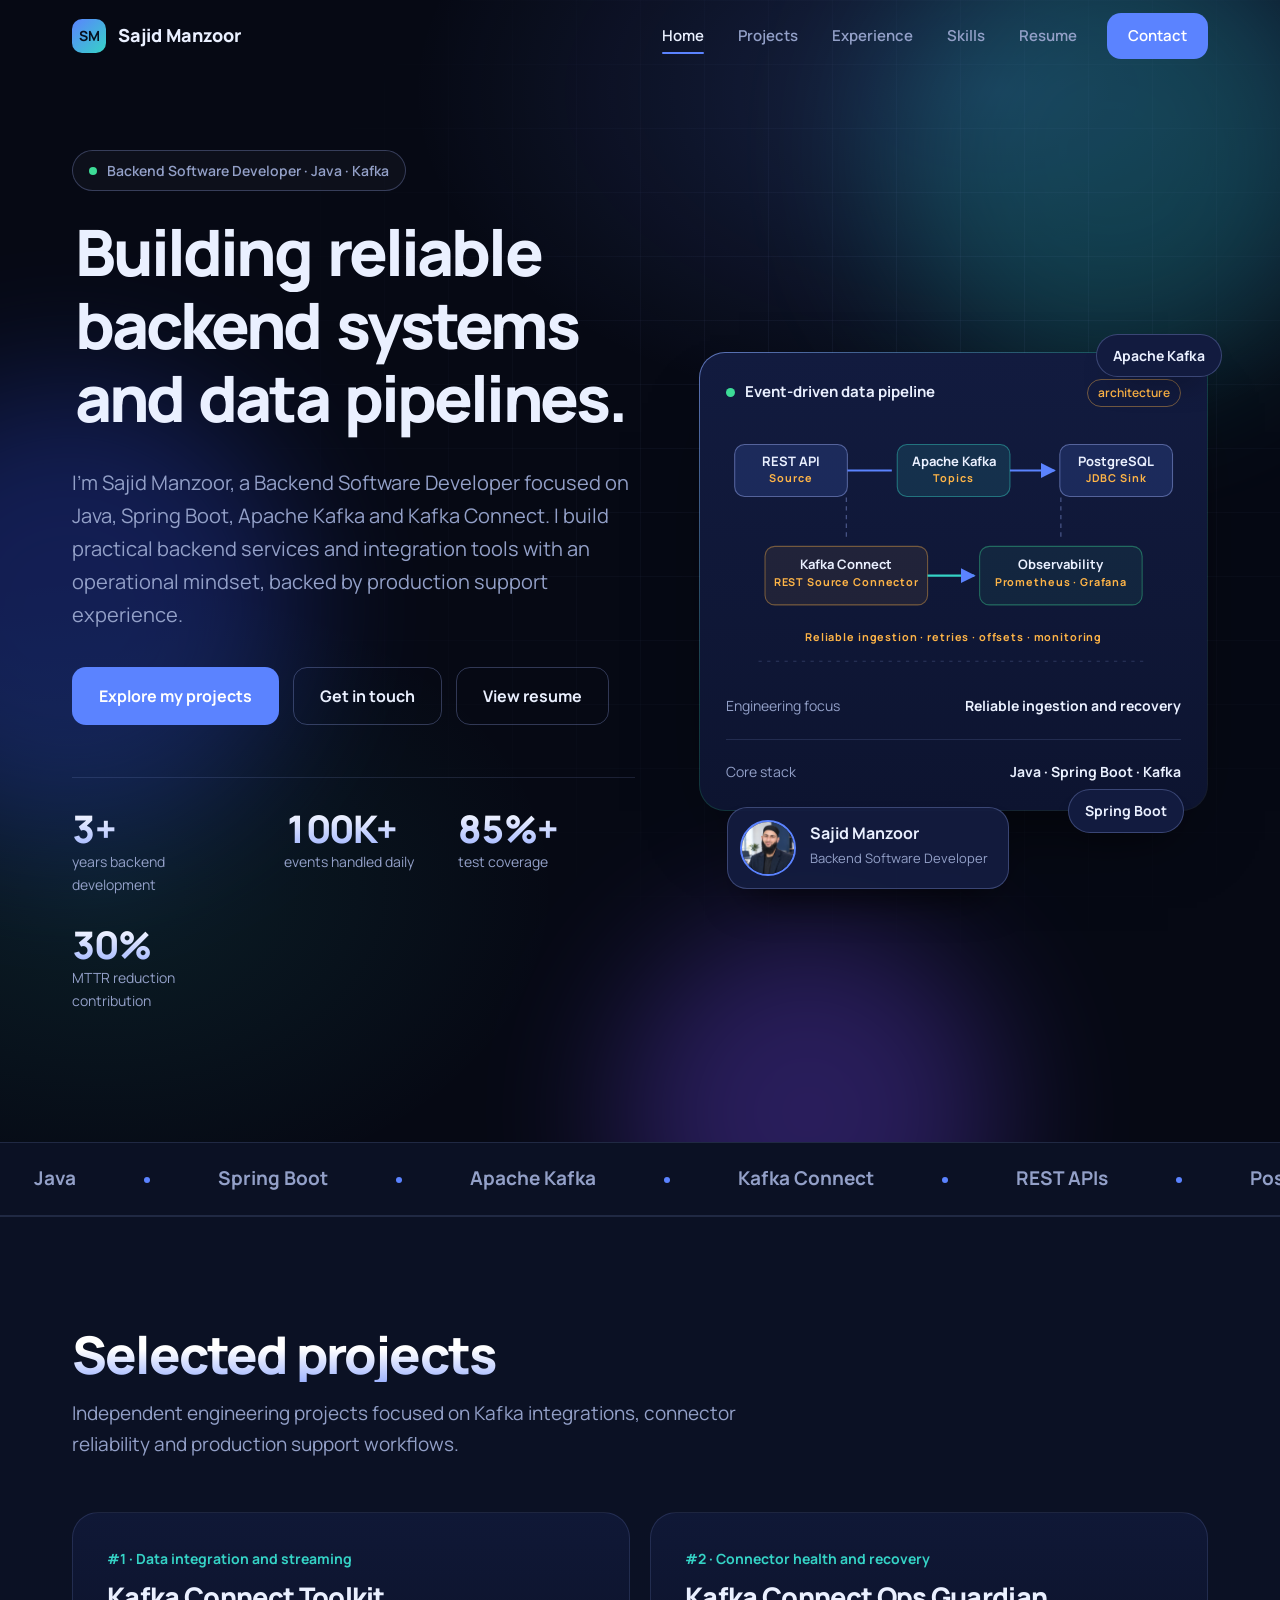
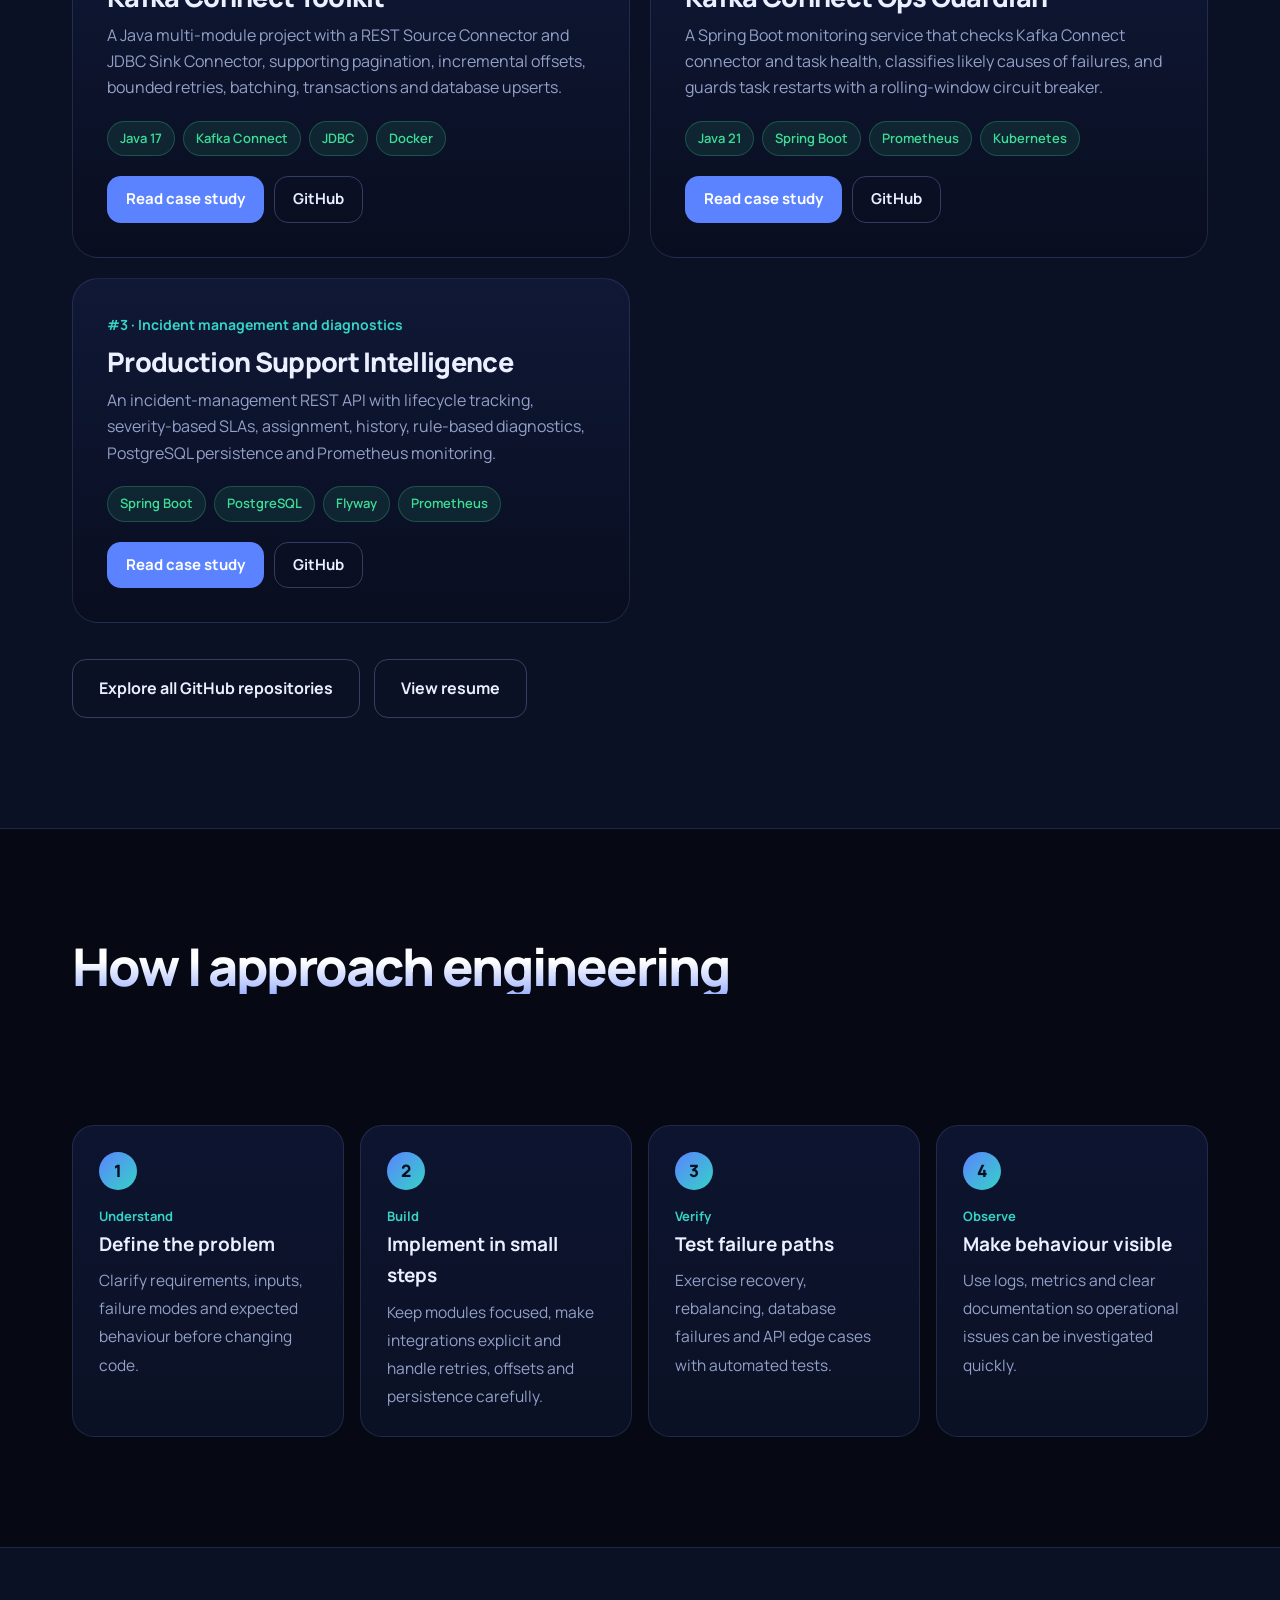
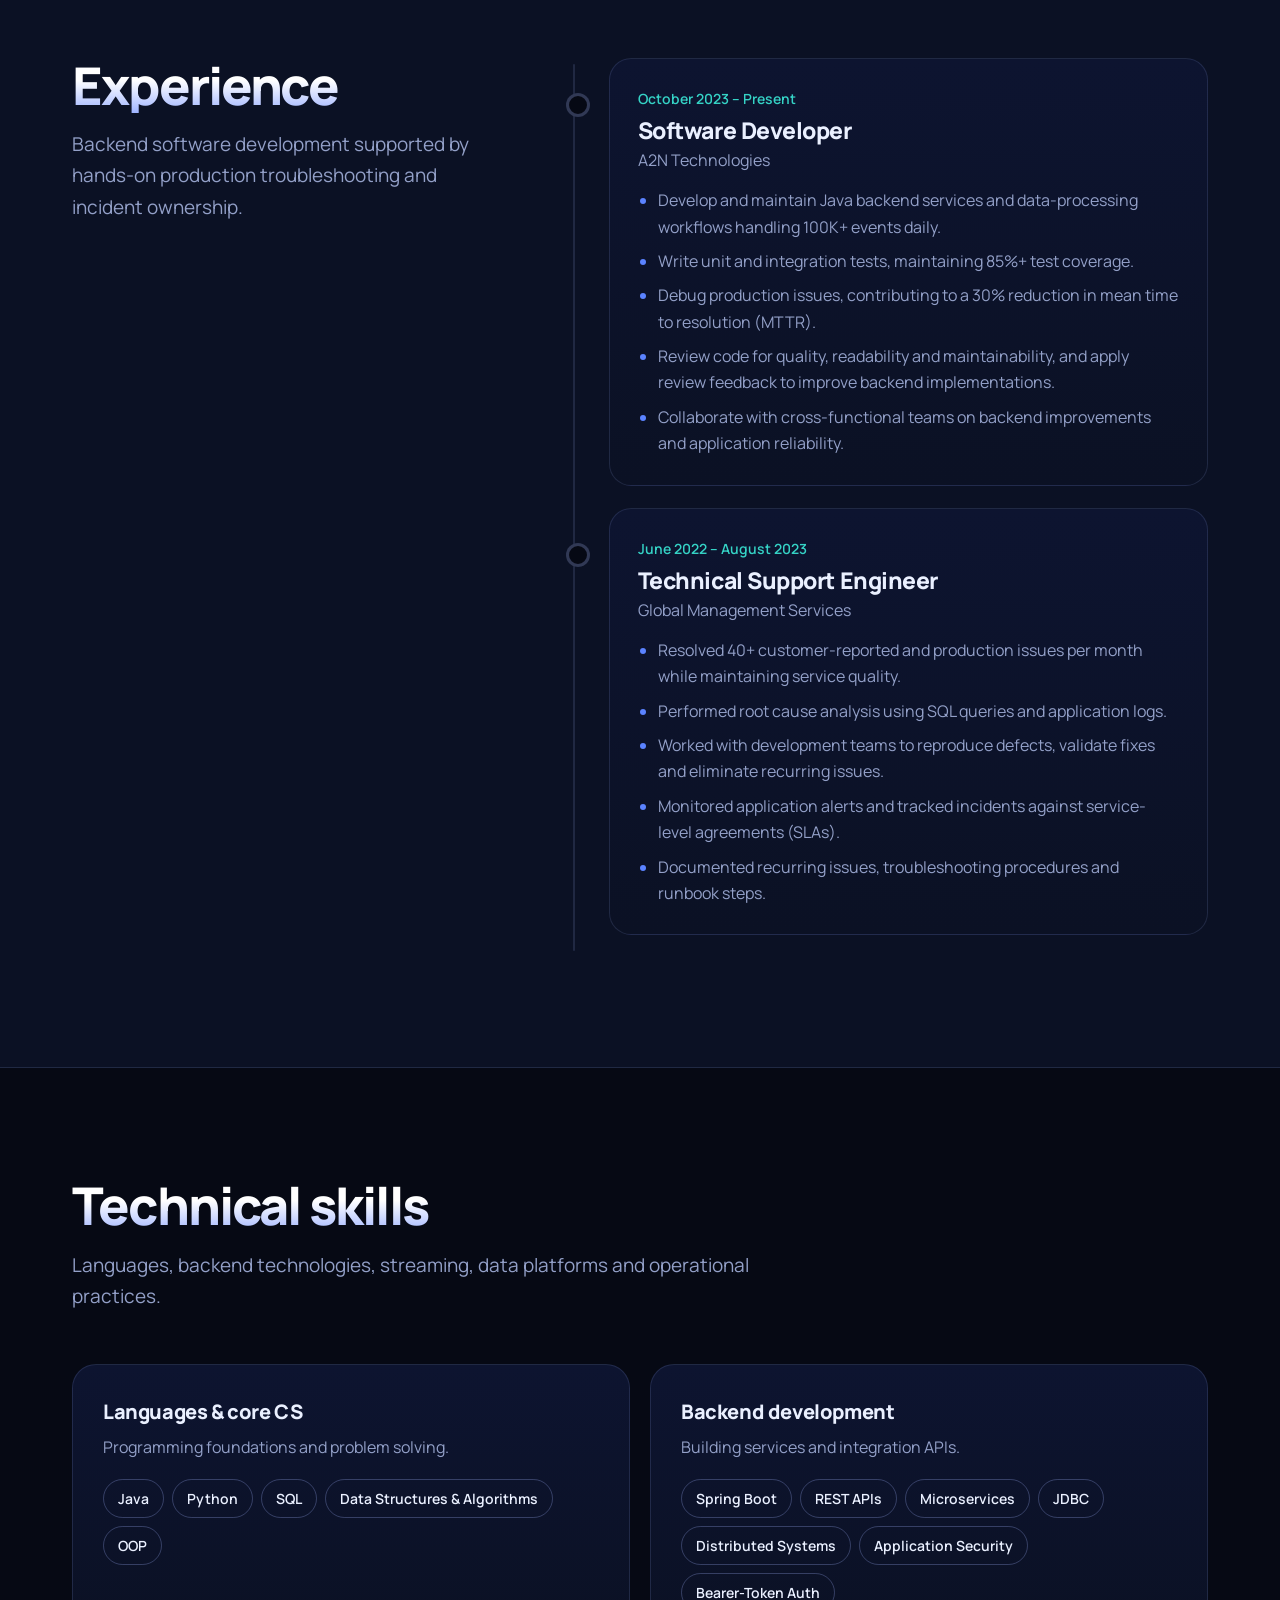
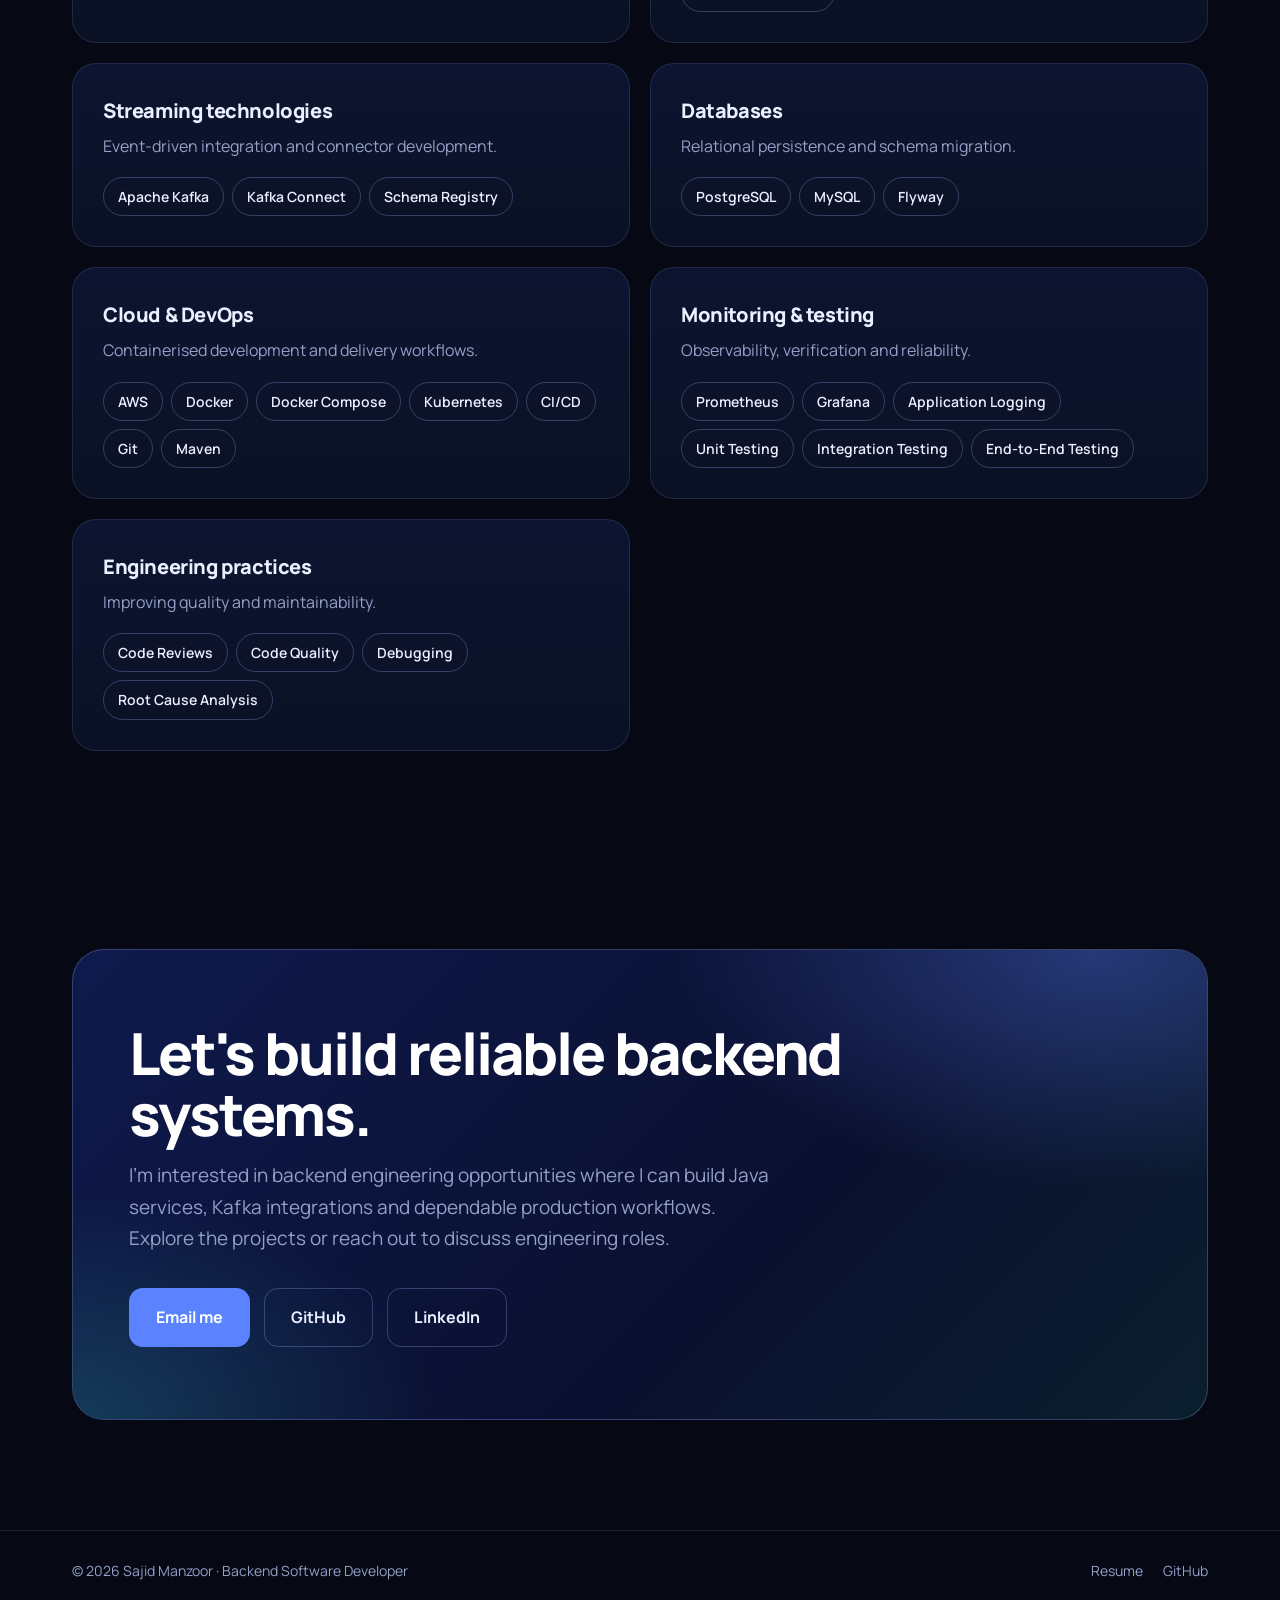
<file: index.html>
<!DOCTYPE html>
<html lang="en">
<head>
<meta charset="utf-8">
<meta name="viewport" content="width=device-width, initial-scale=1">
<title>Sajid Manzoor | Backend Software Developer</title>
<meta name="description" content="Backend Software Developer specialising in Java, Spring Boot, Apache Kafka and Kafka Connect.">
<link rel="canonical" href="https://sajuu730.github.io/sajuu_portfolio/">
<meta property="og:type" content="website">
<meta property="og:site_name" content="Sajid Manzoor">
<meta property="og:url" content="https://sajuu730.github.io/sajuu_portfolio/">
<meta property="og:title" content="Sajid Manzoor | Backend Software Developer">
<meta property="og:description" content="Java backend development, Kafka integrations and production reliability projects.">
<meta property="og:image" content="https://sajuu730.github.io/sajuu_portfolio/assets/sajid.jpg">
<meta property="og:image:alt" content="Portrait of Sajid Manzoor">
<meta name="twitter:card" content="summary">
<meta name="twitter:title" content="Sajid Manzoor | Backend Software Developer">
<meta name="twitter:description" content="Backend Software Developer specialising in Java, Spring Boot, Apache Kafka and Kafka Connect.">
<meta name="twitter:image" content="https://sajuu730.github.io/sajuu_portfolio/assets/sajid.jpg">
<meta name="theme-color" content="#060914">
<script type="application/ld+json">{"@context":"https://schema.org","@type":"Person","name":"Sajid Manzoor","jobTitle":"Backend Software Developer","url":"https://sajuu730.github.io/sajuu_portfolio/","image":"https://sajuu730.github.io/sajuu_portfolio/assets/sajid.jpg","address":{"@type":"PostalAddress","addressLocality":"Bangalore","addressCountry":"IN"},"worksFor":{"@type":"Organization","name":"A2N Technologies Pvt Ltd"},"sameAs":["https://github.com/sajuu730","https://www.linkedin.com/in/sajidmanzoor730zz/"]}</script>
<link rel="icon" href="data:image/svg+xml,%3Csvg xmlns='http://www.w3.org/2000/svg' viewBox='0 0 32 32'%3E%3Crect width='32' height='32' rx='9' fill='%235B83FF'/%3E%3Ctext x='16' y='22.5' font-size='17' font-family='Arial' font-weight='800' text-anchor='middle' fill='white'%3ESM%3C/text%3E%3C/svg%3E">
<link rel="preconnect" href="https://fonts.googleapis.com">
<link rel="preconnect" href="https://fonts.gstatic.com" crossorigin>
<link href="https://fonts.googleapis.com/css2?family=Manrope:wght@400;500;600;700;800&display=swap" rel="stylesheet">
<style>
:root{--bg:#060914;--bg2:#0B1124;--card:#0D1430;--card2:#121B3F;--line:rgba(160,180,255,.14);--line2:rgba(160,180,255,.28);--text:#EAF0FF;--muted:#93A0C8;--blue:#5B83FF;--cyan:#35D3C6;--amber:#FFB547;--green:#3DDC97;--font:"Manrope","Segoe UI",Helvetica,Arial,sans-serif;--ease:cubic-bezier(.22,.8,.24,1)}
*{box-sizing:border-box}
html{scroll-behavior:smooth;scroll-padding-top:84px}
body{margin:0;background:var(--bg);color:var(--text);font:400 17px/1.65 var(--font);-webkit-font-smoothing:antialiased;overflow-x:hidden}
a{color:inherit}
a:focus-visible,button:focus-visible{outline:3px solid var(--amber);outline-offset:3px;border-radius:10px}
.skip{position:absolute;left:12px;top:-60px;background:var(--amber);color:#111;padding:10px 16px;border-radius:10px;z-index:100;font-weight:700;text-decoration:none}
.skip:focus{top:12px}
.wrap{max-width:1200px;margin:0 auto;padding:0 32px}
section{padding:110px 0}
h2{font-weight:800;font-size:clamp(32px,4.2vw,52px);line-height:1.06;letter-spacing:-.035em;margin:0 0 16px;background:linear-gradient(180deg,#fff 40%,#9FB4FF);-webkit-background-clip:text;background-clip:text;-webkit-text-fill-color:transparent}
.sub{color:var(--muted);max-width:38em;margin:0 0 52px;font-size:19px}
main,header,.strip,footer{position:relative;z-index:1}
.bar{position:fixed;inset:0 0 auto 0;height:3px;z-index:60;background:linear-gradient(90deg,var(--blue),var(--cyan));transform:scaleX(0);transform-origin:left}
.spot{position:fixed;left:0;top:0;width:640px;height:640px;margin:-320px 0 0 -320px;z-index:0;pointer-events:none;background:radial-gradient(closest-side,rgba(91,131,255,.13),transparent);transform:translate3d(-999px,-999px,0)}
.navtoggle{display:none}
nav{position:fixed;top:0;left:0;right:0;z-index:50;transition:background .3s,border-color .3s;border-bottom:1px solid transparent}
nav.stuck{background:rgba(7,11,26,.88);border-color:var(--line)}
nav .wrap{display:flex;align-items:center;justify-content:space-between;height:72px}
.logo{display:flex;align-items:center;gap:12px;font-weight:800;font-size:18px;text-decoration:none}
.logo b{display:grid;place-items:center;width:34px;height:34px;border-radius:10px;background:linear-gradient(135deg,var(--blue),var(--cyan));color:#06101F;font-size:14px}
.links{display:flex;align-items:center;gap:6px}
.links a{position:relative;text-decoration:none;color:var(--muted);font-weight:600;font-size:15px;padding:8px 14px;transition:color .25s}
.links a:hover,.links a.on{color:var(--text)}
.links a:not(.btn)::after{content:"";position:absolute;left:14px;right:14px;bottom:2px;height:2px;border-radius:2px;background:var(--blue);transform:scaleX(0);transform-origin:left;transition:transform .35s var(--ease)}
.links a:hover::after,.links a.on::after{transform:scaleX(1)}
.btn{display:inline-flex;align-items:center;gap:10px;padding:15px 26px;border-radius:14px;font-weight:700;font-size:16px;text-decoration:none;border:1px solid transparent;transition:transform .3s var(--ease),background .25s,border-color .25s}
.btn.pri{background:var(--blue);color:#fff}
.btn.pri:hover{transform:translateY(-3px);background:#6F92FF}
.btn.sec{border-color:var(--line2);color:var(--text)}
.btn.sec:hover{transform:translateY(-3px);border-color:var(--text);background:rgba(255,255,255,.04)}
.links .btn{padding:10px 20px;font-size:15px;margin-left:10px;color:#fff}
.links .btn::after{display:none}
.hero{position:relative;isolation:isolate;overflow:hidden;padding:150px 0 130px}
.hero::before{content:"";position:absolute;inset:0;z-index:-2;background:radial-gradient(900px 520px at 78% 8%,rgba(91,131,255,.22),transparent 65%),radial-gradient(700px 480px at 8% 78%,rgba(53,211,198,.1),transparent 65%)}
.hero::after{content:"";position:absolute;inset:0;z-index:-1;background-image:linear-gradient(var(--line) 1px,transparent 1px),linear-gradient(90deg,var(--line) 1px,transparent 1px);background-size:64px 64px;opacity:.35;-webkit-mask:radial-gradient(ellipse 70% 70% at 70% 35%,#000 20%,transparent 75%);mask:radial-gradient(ellipse 70% 70% at 70% 35%,#000 20%,transparent 75%)}
.aur{position:absolute;z-index:-1;border-radius:50%;filter:blur(70px)}
.a1{width:460px;height:460px;left:-160px;top:380px;background:#2F4BD8;opacity:.32;animation:aur1 18s ease-in-out infinite alternate}
.a2{width:460px;height:460px;right:-60px;top:-80px;background:#1AA5A0;opacity:.28;animation:aur2 22s ease-in-out infinite alternate}
.a3{width:380px;height:380px;right:22%;bottom:-160px;background:#7A4DFF;opacity:.3;animation:aur1 26s ease-in-out infinite alternate-reverse}
@keyframes aur1{to{transform:translate3d(120px,-60px,0) scale(1.15)}}
@keyframes aur2{to{transform:translate3d(-140px,90px,0) scale(1.2)}}
.hero .wrap{display:grid;grid-template-columns:minmax(0,1.05fr) minmax(0,.95fr);gap:64px;align-items:center}
.pill{display:inline-flex;align-items:center;gap:10px;padding:8px 16px;border:1px solid var(--line2);border-radius:999px;font-size:14px;font-weight:600;color:var(--muted);background:rgba(255,255,255,.03);margin-bottom:28px;opacity:0;animation:fade .7s ease forwards .1s}
.pill i{width:8px;height:8px;border-radius:50%;background:var(--green);animation:ping 2.2s infinite}
@keyframes ping{70%{box-shadow:0 0 0 10px rgba(61,220,151,0)}0%{box-shadow:0 0 0 0 rgba(61,220,151,.6)}}
@keyframes fade{to{opacity:1}}
h1{font-weight:800;font-size:clamp(38px,5vw,70px);line-height:1.02;letter-spacing:-.045em;margin:0 0 28px}
h1 .w{display:inline-block;overflow:hidden;vertical-align:top;padding:0 .04em .12em}
h1 .w i{display:inline-block;font-style:normal;transform:translateY(112%);animation:rise .9s var(--ease) forwards;animation-delay:calc(var(--i)*70ms + 200ms)}
@keyframes rise{to{transform:none}}
.lede{color:var(--muted);font-size:20px;max-width:30em;margin:0 0 36px;opacity:0;animation:fade .8s ease forwards .75s}
.cta{display:flex;gap:14px;flex-wrap:wrap;opacity:0;animation:fade .8s ease forwards .9s}
.stats{display:flex;flex-wrap:wrap;gap:28px 44px;margin-top:52px;padding-top:30px;border-top:1px solid var(--line);opacity:0;animation:fade .8s ease forwards 1.05s}
.stats b{display:block;font-size:38px;line-height:1.1;font-weight:800;letter-spacing:-.03em;font-variant-numeric:tabular-nums;background:linear-gradient(180deg,#fff,#9FB4FF);-webkit-background-clip:text;background-clip:text;-webkit-text-fill-color:transparent}
.stats span{color:var(--muted);font-size:14px;display:block;max-width:12em}
.tilt{perspective:1100px;opacity:0;transform:translateY(34px);animation:up 1s var(--ease) forwards .35s;position:relative}
@keyframes up{to{opacity:1;transform:none}}
.dash{position:relative;border:1px solid transparent;border-radius:26px;padding:26px;box-shadow:0 40px 80px -40px rgba(0,0,0,.8);background:linear-gradient(180deg,var(--card2),var(--card)) padding-box,linear-gradient(140deg,rgba(130,160,255,.7),rgba(53,211,198,.25) 40%,rgba(160,180,255,.1)) border-box}
.dash-h{display:flex;align-items:center;gap:10px;font-weight:700;font-size:15px;margin-bottom:18px}
.dash-h::before{content:"";width:9px;height:9px;border-radius:50%;background:var(--green)}
.dash-h em{margin-left:auto;font-style:normal;font-size:12px;font-weight:600;color:var(--amber);border:1px solid rgba(255,181,71,.4);padding:3px 10px;border-radius:999px}
.ladder{display:block;width:100%;height:auto;margin:0 0 4px}
.ladder text{font-family:var(--font)}
.ld-h{font-size:12px;font-weight:700;fill:#EAF0FF}
.ld-l{font-size:11.5px;font-weight:700}
.ld-n{font-size:10px;font-weight:700;fill:#FFB547;letter-spacing:.08em}
.m{margin-top:14px}
.m div{display:flex;justify-content:space-between;gap:16px;font-size:14px;color:var(--muted)}
.m b{color:var(--text);font-weight:700;text-align:right}
.dedupe{margin-top:22px;padding-top:20px;border-top:1px solid var(--line)}
.chip{position:absolute;padding:9px 16px;border-radius:999px;font-weight:700;font-size:14px;background:var(--card2);border:1px solid var(--line2);box-shadow:0 18px 30px -18px rgba(0,0,0,.8);animation:bob 5s ease-in-out infinite;animation-delay:var(--b)}
@keyframes bob{50%{transform:translate3d(0,-10px,0)}}
.c1{right:-14px;top:-18px}.c3{right:24px;bottom:-22px}.chip.c2{display:none}
.me{position:absolute;left:28px;bottom:-78px;display:flex;align-items:center;gap:14px;padding:12px 20px 12px 12px;border-radius:20px;background:rgba(20,29,64,.92);border:1px solid var(--line2);box-shadow:0 24px 44px -22px rgba(0,0,0,.9);animation:bob 6s ease-in-out infinite;animation-delay:-1.2s}
.me img{width:56px;height:56px;border-radius:50%;object-fit:cover;object-position:62% 30%;background:var(--card2);border:2px solid var(--blue)}
.me b{display:block;font-size:16px;line-height:1.2}
.me span{font-size:13px;color:var(--muted)}
.strip{border-block:1px solid var(--line);background:var(--bg2);overflow:hidden;padding:20px 0}
.mq{display:flex;width:max-content;animation:mq 38s linear infinite}
.mq span{padding:0 34px;font-weight:700;font-size:19px;color:var(--muted);white-space:nowrap}
.mq span::after{content:"";display:inline-block;width:6px;height:6px;margin-left:68px;border-radius:50%;background:var(--blue);vertical-align:middle}
@keyframes mq{to{transform:translate3d(-50%,0,0)}}
.off,.off *,.off::before,.off::after{animation-play-state:paused!important}
.bento{display:grid;grid-template-columns:repeat(12,minmax(0,1fr));gap:20px}
.t1{grid-column:span 6}.t2{grid-column:span 6}.t3,.t4{grid-column:span 6}
.tile{position:relative;isolation:isolate;overflow:hidden;display:flex;flex-direction:column;min-height:300px;padding:34px;border-radius:26px;border:1px solid var(--line);background:linear-gradient(180deg,rgba(18,27,63,.7),rgba(8,12,30,.7));transition:transform .45s var(--ease),border-color .3s}
.tile:hover,.tile:focus-visible{transform:translateY(-6px);border-color:var(--line2)}
.tile::before{content:"";position:absolute;left:0;top:0;width:440px;height:440px;margin:-220px 0 0 -220px;z-index:-1;background:radial-gradient(closest-side,rgba(91,131,255,.26),transparent);opacity:0;transform:translate3d(var(--mx,220px),var(--my,220px),0);transition:opacity .35s;pointer-events:none}
.tile:hover::before{opacity:1}
.tile .tag{font-size:14px;font-weight:700;color:var(--cyan);margin-bottom:10px}
.tile h3{font-weight:800;font-size:27px;line-height:1.15;letter-spacing:-.025em;margin:0 0 10px}
.tile p{margin:0 0 20px;color:var(--muted);font-size:16px;max-width:42em}
.viz{margin-top:auto}
.arrow{position:absolute;top:28px;right:28px;width:44px;height:44px;border-radius:50%;border:1px solid var(--line2);display:grid;place-items:center;transition:transform .5s var(--ease),background .3s,color .3s}
.tile:hover .arrow{transform:rotate(-45deg);background:var(--text);color:var(--bg)}
.tbtns{display:flex;gap:10px;flex-wrap:wrap;margin-top:20px}.btn.sm{padding:10px 18px;font-size:15px}
.shot{margin:0 0 16px}.shot img{display:block;width:100%;height:auto;border-radius:12px;border:1px solid var(--line2)}.shot figcaption{margin-top:8px;font-size:13px;color:var(--muted)}
.pipe2{display:flex;flex-wrap:wrap;gap:8px}
.pipe2 span{font-size:13px;font-weight:600;padding:6px 12px;border-radius:999px;background:rgba(61,220,151,.1);color:var(--green);border:1px solid rgba(61,220,151,.25)}
.security-tile{background:linear-gradient(180deg,rgba(18,27,63,.7),rgba(8,12,30,.7));border-color:var(--line)}
.security-tile::after{content:none}
.security-tile .tag{color:var(--cyan)}
.more2{margin-top:36px;display:flex;gap:14px;flex-wrap:wrap;align-items:center}
.note{margin:0;font-size:14px;color:var(--muted)}
.ap{display:grid;grid-template-columns:repeat(4,minmax(0,1fr));gap:16px;list-style:none;margin:0;padding:0;counter-reset:s}
.ap li{counter-increment:s;padding:26px;border-radius:22px;border:1px solid var(--line);background:linear-gradient(180deg,var(--card),var(--bg2))}
.ap li::before{content:counter(s);display:grid;place-items:center;width:38px;height:38px;border-radius:50%;background:linear-gradient(135deg,#5B83FF,#35D3C6);color:#06101F;font-weight:800;margin-bottom:16px}
.ap b{display:block;font-size:19px;margin-bottom:6px}
.ap span{color:var(--muted);font-size:15.5px}
.ap small{display:block;color:var(--cyan);font-weight:700;font-size:13px;margin-bottom:2px}
.ex{margin-top:28px;padding:30px;border-radius:22px;border:1px solid var(--line);background:linear-gradient(180deg,var(--card),var(--bg2))}
.ex-h{display:flex;flex-wrap:wrap;align-items:center;gap:12px;margin-bottom:18px}
.ex-h h3{margin:0;font-weight:800;font-size:22px;letter-spacing:-.02em}
.ex-h em{font-style:normal;font-size:12px;font-weight:600;color:var(--amber);border:1px solid rgba(255,181,71,.4);padding:3px 10px;border-radius:999px}
.ex dl{display:grid;grid-template-columns:150px 1fr;gap:14px 20px;margin:0}
.ex dt{color:var(--cyan);font-weight:700;font-size:14px}
.ex dd{margin:0;color:var(--muted);font-size:16px}
@media(max-width:560px){.ex{padding:22px}.ex dl{grid-template-columns:1fr;gap:2px}.ex dd{margin-bottom:12px}}
.exp{display:grid;grid-template-columns:minmax(0,.8fr) minmax(0,1.2fr);gap:64px;align-items:start}
.stick{position:sticky;top:120px}
.tl{position:relative;--p:0;padding-left:44px}
.tl::before,.tl::after{content:"";position:absolute;left:8px;top:6px;bottom:6px;width:2px;border-radius:2px;background:var(--line)}
.tl::after{background:linear-gradient(var(--blue),var(--cyan));transform:scaleY(var(--p));transform-origin:top}
.job{position:relative;padding:28px;margin-bottom:22px;border-radius:22px;border:1px solid var(--line);background:linear-gradient(180deg,var(--card),var(--bg2))}
.job::before{content:"";position:absolute;left:-44px;top:34px;width:18px;height:18px;border-radius:50%;background:var(--bg);border:3px solid var(--line2);transition:background .4s,border-color .4s,box-shadow .4s}
.job.on::before{background:var(--blue);border-color:var(--blue);box-shadow:0 0 0 7px rgba(91,131,255,.18)}
.when{font-size:14px;font-weight:600;color:var(--cyan)}
.job h3{font-weight:800;font-size:23px;line-height:1.25;letter-spacing:-.02em;margin:6px 0 2px}
.org{color:var(--muted);margin:0 0 14px;font-size:16px}
.job ul{margin:0;padding-left:20px;color:var(--muted);font-size:16px;display:grid;gap:8px}
.job li::marker{color:var(--blue)}
.skills{display:grid;grid-template-columns:repeat(2,minmax(0,1fr));gap:20px}
.sk{padding:30px;border-radius:24px;border:1px solid var(--line);background:linear-gradient(180deg,var(--card),var(--bg2));transition:transform .4s var(--ease),border-color .3s}
.sk:hover{transform:translateY(-5px);border-color:var(--line2)}
.sk h3{font-weight:800;font-size:20px;letter-spacing:-.02em;margin:0 0 6px}
.sk p{margin:0 0 18px;color:var(--muted);font-size:16px}
.chips{display:flex;flex-wrap:wrap;gap:8px}
.chips span{padding:7px 14px;border-radius:999px;border:1px solid var(--line2);font-size:14px;font-weight:600;transition:background .25s,border-color .25s}
.chips span:hover{background:rgba(91,131,255,.16);border-color:var(--blue)}
.cp{position:relative;isolation:isolate;overflow:hidden;border-radius:32px;border:1px solid var(--line2);padding:72px 56px;background:linear-gradient(135deg,#0F1A4D,#0A1030 60%,#0B1F2E)}
.cp::before{content:"";position:absolute;inset:0;z-index:-1;background:radial-gradient(600px 340px at 90% 0%,rgba(91,131,255,.35),transparent 70%),radial-gradient(520px 320px at 0% 100%,rgba(53,211,198,.2),transparent 70%)}
.cp h2{font-size:clamp(32px,4.6vw,58px);max-width:14em;-webkit-text-fill-color:#fff;background:none}
.cp p{color:var(--muted);max-width:34em;margin:0 0 34px;font-size:19px}
.mag{transition:transform .25s ease-out}
footer{padding:28px 0 44px;color:var(--muted);font-size:14px;border-top:1px solid var(--line)}
footer .wrap{display:flex;justify-content:space-between;gap:12px;flex-wrap:wrap}
footer a{margin-left:20px;text-decoration:none}
footer a:hover{color:var(--text);text-decoration:underline}
.js .rv{opacity:0;translate:0 30px;transition:opacity .8s ease var(--d,0s),translate .9s var(--ease) var(--d,0s)}
.js .rv.in{opacity:1;translate:0 0}
@media (max-width:980px){
  section{padding:80px 0}.wrap{padding:0 22px}
  .hero{padding:118px 0 150px}.hero .wrap{grid-template-columns:1fr;gap:56px}.spot{display:none}
  .navtoggle{display:inline-flex;align-items:center;justify-content:center;width:42px;height:42px;border:1px solid var(--line2);border-radius:12px;background:rgba(255,255,255,.03);color:var(--text);font-size:20px;cursor:pointer}
  .links{display:none;position:absolute;top:72px;left:22px;right:22px;z-index:55;flex-direction:column;align-items:stretch;gap:4px;padding:12px;background:var(--card);border:1px solid var(--line2);border-radius:16px;box-shadow:0 20px 50px rgba(0,0,0,.45)}
  nav.open .links{display:flex}
  nav.open .links a:not(.btn){display:block;padding:12px 14px}
  nav.open .links .btn{margin:6px 0 0;justify-content:center}
  .bento{grid-template-columns:1fr}.t1,.t2,.t3,.t4{grid-column:auto}.tile{min-height:0}
  .ap{grid-template-columns:repeat(2,minmax(0,1fr))}
  .exp{grid-template-columns:1fr;gap:36px}.stick{position:static}
  .skills{grid-template-columns:1fr}.cp{padding:48px 28px}
  .me{left:12px;bottom:-74px}.c1{right:-6px}
  footer .wrap>span:last-child a{margin:0 18px 0 0}
}
@media (max-width:560px){.stats{gap:26px}.stats b{font-size:30px}.ap{grid-template-columns:1fr}}
@media (prefers-reduced-motion:reduce){
  *,*::before,*::after{animation:none!important;transition:none!important;scroll-behavior:auto!important}
  .pill,.lede,.cta,.stats,.tilt{opacity:1;transform:none}h1 .w i{transform:none}.js .rv{opacity:1;translate:none}
}
</style>
</head>
<body>
<a class="skip" href="#work">Skip to projects</a>
<div class="spot" id="spot" aria-hidden="true"></div><div class="bar" id="bar"></div>
<nav id="nav" aria-label="Primary"><div class="wrap">
  <a class="logo" href="#top"><b>SM</b>Sajid Manzoor</a>
  <div class="links"><a href="#top" class="on">Home</a><a href="#work">Projects</a><a href="#experience">Experience</a><a href="#skills">Skills</a><a href="resume.html">Resume</a><a class="btn pri" href="#contact">Contact</a></div>
</div></nav>
<header class="hero" id="top">
  <div class="aur a1"></div><div class="aur a2"></div><div class="aur a3"></div>
  <div class="wrap">
    <div>
      <div class="pill"><i></i>Backend Software Developer · Java · Kafka</div>
      <h1 id="h1">Building reliable backend systems and data pipelines.</h1>
      <p class="lede">I’m Sajid Manzoor, a Backend Software Developer focused on Java, Spring Boot, Apache Kafka and Kafka Connect. I build practical backend services and integration tools with an operational mindset, backed by production support experience.</p>
      <div class="cta"><a class="btn pri" href="#work">Explore my projects</a><a class="btn sec" href="#contact">Get in touch</a><a class="btn sec" href="resume.html">View resume</a></div>
      <div class="stats">
        <div><b data-count="3" data-suf="+">3+</b><span>years backend development</span></div>
        <div><b>100K+</b><span>events handled daily</span></div>
        <div><b>85%+</b><span>test coverage</span></div>
        <div><b>30%</b><span>MTTR reduction contribution</span></div>
      </div>
    </div>
    <div class="tilt" id="tilt">
      <div class="dash" id="dash">
        <div class="dash-h">Event-driven data pipeline<em>architecture</em></div>
        <svg class="ladder" viewBox="0 0 420 236" role="img" aria-label="Architecture flow from REST API through Kafka Connect source connector to Apache Kafka, then through a JDBC sink connector into PostgreSQL, with Prometheus and Grafana monitoring.">
          <defs><marker id="flowArrow" viewBox="0 0 10 10" refX="9" refY="5" markerWidth="7" markerHeight="7" orient="auto"><path d="M0 0L10 5L0 10z" fill="#5B83FF"/></marker></defs>
          <rect x="8" y="18" width="104" height="48" rx="9" fill="rgba(91,131,255,.16)" stroke="rgba(160,180,255,.45)"/>
          <text class="ld-h" x="60" y="38" text-anchor="middle">REST API</text><text class="ld-n" x="60" y="53" text-anchor="middle">Source</text>
          <rect x="158" y="18" width="104" height="48" rx="9" fill="rgba(53,211,198,.12)" stroke="rgba(53,211,198,.45)"/>
          <text class="ld-h" x="210" y="38" text-anchor="middle">Apache Kafka</text><text class="ld-n" x="210" y="53" text-anchor="middle">Topics</text>
          <rect x="308" y="18" width="104" height="48" rx="9" fill="rgba(91,131,255,.16)" stroke="rgba(160,180,255,.45)"/>
          <text class="ld-h" x="360" y="38" text-anchor="middle">PostgreSQL</text><text class="ld-n" x="360" y="53" text-anchor="middle">JDBC Sink</text>
          <path d="M112 42H153M262 42H303" stroke="#5B83FF" stroke-width="2" marker-end="url(#flowArrow)"/>
          <rect x="36" y="112" width="150" height="54" rx="9" fill="rgba(255,181,71,.07)" stroke="rgba(255,181,71,.4)"/>
          <text class="ld-h" x="111" y="133" text-anchor="middle">Kafka Connect</text><text class="ld-n" x="111" y="149" text-anchor="middle">REST Source Connector</text>
          <rect x="234" y="112" width="150" height="54" rx="9" fill="rgba(61,220,151,.07)" stroke="rgba(61,220,151,.4)"/>
          <text class="ld-h" x="309" y="133" text-anchor="middle">Observability</text><text class="ld-n" x="309" y="149" text-anchor="middle">Prometheus · Grafana</text>
          <path d="M111 67V107M309 67V107" stroke="rgba(160,180,255,.45)" stroke-dasharray="4 4"/>
          <path d="M186 139H229" stroke="#35D3C6" stroke-width="2" marker-end="url(#flowArrow)"/>
          <text class="ld-n" x="210" y="199" text-anchor="middle">Reliable ingestion · retries · offsets · monitoring</text>
          <path d="M30 218H390" stroke="rgba(160,180,255,.2)" stroke-dasharray="3 5"/>
        </svg>
        <div class="m"><div><span>Engineering focus</span><b>Reliable ingestion and recovery</b></div></div>
        <div class="dedupe m"><div><span>Core stack</span><b>Java · Spring Boot · Kafka</b></div></div>
      </div>
      <span class="chip c1" style="--b:0s">Apache Kafka</span>
      <div class="me"><img src="assets/sajid.jpg" alt="Portrait of Sajid Manzoor" width="56" height="56" loading="eager"><div><b>Sajid Manzoor</b><span>Backend Software Developer</span></div></div>
      <span class="chip c3" style="--b:-3.1s">Spring Boot</span>
    </div>
  </div>
</header>
<div class="strip" aria-hidden="true"><div class="mq" id="mq"></div></div>
<main>
<section id="work" style="background:var(--bg2);border-block:1px solid var(--line)"><div class="wrap">
  <h2 class="rv">Selected projects</h2>
  <p class="sub rv">Independent engineering projects focused on Kafka integrations, connector reliability and production support workflows.</p>
  <div class="bento">
    <article class="tile t1 rv"><div class="tag">#1 · Data integration and streaming</div><h3>Kafka Connect Toolkit</h3>
      <p>A Java multi-module project with a REST Source Connector and JDBC Sink Connector, supporting pagination, incremental offsets, bounded retries, batching, transactions and database upserts.</p>
      <div class="viz"><div class="pipe2"><span>Java 17</span><span>Kafka Connect</span><span>JDBC</span><span>Docker</span></div></div>
      <div class="tbtns"><a class="btn pri sm" href="projects/kafka-connect-toolkit.html">Read case study</a><a class="btn sec sm" href="https://github.com/sajuu730/kafka-connect-toolkit" target="_blank" rel="noopener">GitHub</a></div>
    </article>
    <article class="tile t2 rv"><div class="tag">#2 · Connector health and recovery</div><h3>Kafka Connect Ops Guardian</h3>
      <p>A Spring Boot monitoring service that checks Kafka Connect connector and task health, classifies likely causes of failures, and guards task restarts with a rolling-window circuit breaker.</p>
      <div class="viz"><div class="pipe2"><span>Java 21</span><span>Spring Boot</span><span>Prometheus</span><span>Kubernetes</span></div></div>
      <div class="tbtns"><a class="btn pri sm" href="projects/kafka-connect-ops-guardian.html">Read case study</a><a class="btn sec sm" href="https://github.com/sajuu730/kafka-connect-ops-guardian" target="_blank" rel="noopener">GitHub</a></div>
    </article>
    <article class="tile t3 rv"><div class="tag">#3 · Incident management and diagnostics</div><h3>Production Support Intelligence</h3>
      <p>An incident-management REST API with lifecycle tracking, severity-based SLAs, assignment, history, rule-based diagnostics, PostgreSQL persistence and Prometheus monitoring.</p>
      <div class="viz"><div class="pipe2"><span>Spring Boot</span><span>PostgreSQL</span><span>Flyway</span><span>Prometheus</span></div></div>
      <div class="tbtns"><a class="btn pri sm" href="projects/production-support-intelligence.html">Read case study</a><a class="btn sec sm" href="https://github.com/sajuu730/production-support-intelligence" target="_blank" rel="noopener">GitHub</a></div>
    </article>
  </div>
  <div class="more2 rv"><a class="btn sec" href="https://github.com/sajuu730" target="_blank" rel="noopener">Explore all GitHub repositories</a><a class="btn sec" href="resume.html">View resume</a></div>
</div></section>
<section><div class="wrap">
  <h2 class="rv">How I approach engineering</h2><p class="sub rv">A practical workflow that connects implementation quality with production reliability.</p>
  <ol class="ap">
    <li class="rv" style="--d:0s"><small>Understand</small><b>Define the problem</b><span>Clarify requirements, inputs, failure modes and expected behaviour before changing code.</span></li>
    <li class="rv" style="--d:.07s"><small>Build</small><b>Implement in small steps</b><span>Keep modules focused, make integrations explicit and handle retries, offsets and persistence carefully.</span></li>
    <li class="rv" style="--d:.14s"><small>Verify</small><b>Test failure paths</b><span>Exercise recovery, rebalancing, database failures and API edge cases with automated tests.</span></li>
    <li class="rv" style="--d:.21s"><small>Observe</small><b>Make behaviour visible</b><span>Use logs, metrics and clear documentation so operational issues can be investigated quickly.</span></li>
  </ol>
</div></section>
<section id="experience" style="background:var(--bg2);border-block:1px solid var(--line)"><div class="wrap exp">
  <div class="stick"><h2 class="rv">Experience</h2><p class="sub rv" style="margin-bottom:0">Backend software development supported by hands-on production troubleshooting and incident ownership.</p></div>
  <div class="tl" id="tl">
    <div class="job rv"><div class="when">October 2023 – Present</div><h3>Software Developer</h3><p class="org">A2N Technologies</p><ul>
      <li>Develop and maintain Java backend services and data-processing workflows handling 100K+ events daily.</li>
      <li>Write unit and integration tests, maintaining 85%+ test coverage.</li>
      <li>Debug production issues, contributing to a 30% reduction in mean time to resolution (MTTR).</li>
      <li>Review code for quality, readability and maintainability, and apply review feedback to improve backend implementations.</li>
      <li>Collaborate with cross-functional teams on backend improvements and application reliability.</li>
    </ul></div>
    <div class="job rv"><div class="when">June 2022 – August 2023</div><h3>Technical Support Engineer</h3><p class="org">Global Management Services</p><ul>
      <li>Resolved 40+ customer-reported and production issues per month while maintaining service quality.</li>
      <li>Performed root cause analysis using SQL queries and application logs.</li>
      <li>Worked with development teams to reproduce defects, validate fixes and eliminate recurring issues.</li>
      <li>Monitored application alerts and tracked incidents against service-level agreements (SLAs).</li>
      <li>Documented recurring issues, troubleshooting procedures and runbook steps.</li>
    </ul></div>
  </div>
</div></section>
<section id="skills"><div class="wrap">
  <h2 class="rv">Technical skills</h2><p class="sub rv">Languages, backend technologies, streaming, data platforms and operational practices.</p>
  <div class="skills">
    <div class="sk rv"><h3>Languages &amp; core CS</h3><p>Programming foundations and problem solving.</p><div class="chips"><span>Java</span><span>Python</span><span>SQL</span><span>Data Structures &amp; Algorithms</span><span>OOP</span></div></div>
    <div class="sk rv"><h3>Backend development</h3><p>Building services and integration APIs.</p><div class="chips"><span>Spring Boot</span><span>REST APIs</span><span>Microservices</span><span>JDBC</span><span>Distributed Systems</span><span>Application Security</span><span>Bearer-Token Auth</span></div></div>
    <div class="sk rv"><h3>Streaming technologies</h3><p>Event-driven integration and connector development.</p><div class="chips"><span>Apache Kafka</span><span>Kafka Connect</span><span>Schema Registry</span></div></div>
    <div class="sk rv"><h3>Databases</h3><p>Relational persistence and schema migration.</p><div class="chips"><span>PostgreSQL</span><span>MySQL</span><span>Flyway</span></div></div>
    <div class="sk rv"><h3>Cloud &amp; DevOps</h3><p>Containerised development and delivery workflows.</p><div class="chips"><span>AWS</span><span>Docker</span><span>Docker Compose</span><span>Kubernetes</span><span>CI/CD</span><span>Git</span><span>Maven</span></div></div>
    <div class="sk rv"><h3>Monitoring &amp; testing</h3><p>Observability, verification and reliability.</p><div class="chips"><span>Prometheus</span><span>Grafana</span><span>Application Logging</span><span>Unit Testing</span><span>Integration Testing</span><span>End-to-End Testing</span></div></div>
    <div class="sk rv"><h3>Engineering practices</h3><p>Improving quality and maintainability.</p><div class="chips"><span>Code Reviews</span><span>Code Quality</span><span>Debugging</span><span>Root Cause Analysis</span></div></div>
  </div>
</div></section>
<section id="contact" style="padding-top:88px"><div class="wrap"><div class="cp rv" id="cp">
  <h2>Let's build reliable backend systems.</h2>
  <p>I’m interested in backend engineering opportunities where I can build Java services, Kafka integrations and dependable production workflows. Explore the projects or reach out to discuss engineering roles.</p>
  <div class="cta" style="opacity:1;animation:none"><a class="btn pri mag" id="mag" href="mailto:sajidmanzoor730@gmail.com">Email me</a><a class="btn sec" href="https://github.com/sajuu730" target="_blank" rel="noopener">GitHub</a><a class="btn sec" href="https://linkedin.com/in/sajidmanzoor730" target="_blank" rel="noopener">LinkedIn</a></div>
</div></div></section>
</main>
<footer><div class="wrap"><span>© 2026 Sajid Manzoor · Backend Software Developer</span><span><a href="resume.html">Resume</a><a href="https://github.com/sajuu730" target="_blank" rel="noopener">GitHub</a></span></div></footer>
<script>
(function(){
var d=document,reduce=matchMedia('(prefers-reduced-motion: reduce)').matches,hover=matchMedia('(hover:hover)').matches;
if(!reduce)d.documentElement.classList.add('js');
var h1=d.getElementById('h1'),txt=h1.textContent.trim();
h1.setAttribute('aria-label',txt);
h1.innerHTML='<span aria-hidden="true">'+txt.split(' ').map(function(w,i){return '<span class="w"><i style="--i:'+i+'">'+w+'</i></span>'}).join(' ')+'</span>';
var tools=['Java','Spring Boot','Apache Kafka','Kafka Connect','REST APIs','PostgreSQL','Docker','Kubernetes','Prometheus','Grafana','AWS','Maven','Python','SQL'];
var row=tools.map(function(t){return '<span>'+t+'</span>'}).join('');d.getElementById('mq').innerHTML=row+row;
function count(el){if(el.__done)return;el.__done=1;var to=parseFloat(el.dataset.count),suf=el.dataset.suf||'';if(reduce){el.textContent=to+suf;return}var t0=null;function step(t){if(!t0)t0=t;var p=Math.min((t-t0)/1500,1),e=1-Math.pow(1-p,4);el.textContent=Math.round(to*e)+suf;if(p<1)requestAnimationFrame(step)}requestAnimationFrame(step)}
/* Stagger reveal elements in the same group so cards and sections enter as a sequence, not all at once. */
[].forEach.call(d.querySelectorAll('.rv'),function(e){var siblings=[].slice.call(e.parentNode.children),index=siblings.indexOf(e);e.style.setProperty('--d',(Math.min(index,3)*80)+'ms')});
if('IntersectionObserver' in window){
 var rv=new IntersectionObserver(function(es){es.forEach(function(x){if(x.isIntersecting){x.target.classList.add('in');rv.unobserve(x.target)}})},{threshold:.12,rootMargin:'0px 0px -6% 0px'});[].forEach.call(d.querySelectorAll('.rv'),function(e){rv.observe(e)});
 var cnt=new IntersectionObserver(function(es){es.forEach(function(x){if(x.isIntersecting){count(x.target);cnt.unobserve(x.target)}})},{threshold:.6});[].forEach.call(d.querySelectorAll('.stats [data-count]'),function(e){cnt.observe(e)});
 var po=new IntersectionObserver(function(es){es.forEach(function(x){x.target.classList.toggle('off',!x.isIntersecting)})});['.hero','.strip'].forEach(function(q){var e=d.querySelector(q);if(e)po.observe(e)});
}else{[].forEach.call(d.querySelectorAll('.rv'),function(e){e.classList.add('in')})}
var bar=d.getElementById('bar'),nav=d.getElementById('nav'),tl=d.getElementById('tl'),jobs=[].slice.call(tl.querySelectorAll('.job'));
var links=[].slice.call(d.querySelectorAll('.links a[href^="#"]')),secs=links.map(function(a){return d.querySelector(a.getAttribute('href'))});
function onScroll(){var h=d.documentElement.scrollHeight-innerHeight,r=tl.getBoundingClientRect(),p=Math.min(Math.max((innerHeight*.7-r.top)/r.height,0),1),cur=-1;secs.forEach(function(s,i){if(s&&s.getBoundingClientRect().top<innerHeight*.4)cur=i});bar.style.transform='scaleX('+(h>0?scrollY/h:0)+')';nav.classList.toggle('stuck',scrollY>8);tl.style.setProperty('--p',reduce?1:p.toFixed(3));jobs.forEach(function(j){j.classList.toggle('on',reduce||j.getBoundingClientRect().top<innerHeight*.72)});links.forEach(function(a,i){a.classList.toggle('on',i===cur)})}
var tk=0;addEventListener('scroll',function(){if(!tk)tk=requestAnimationFrame(function(){tk=0;onScroll()})},{passive:true});addEventListener('resize',onScroll);onScroll();
if(!reduce&&hover){var spot=d.getElementById('spot'),sr=0,sx=0,sy=0;addEventListener('pointermove',function(e){sx=e.clientX;sy=e.clientY;if(!sr)sr=requestAnimationFrame(function(){sr=0;spot.style.transform='translate3d('+sx+'px,'+sy+'px,0)'})},{passive:true});
var wrap=d.getElementById('tilt'),dash=d.getElementById('dash');wrap.addEventListener('pointermove',function(e){var b=wrap.getBoundingClientRect(),x=(e.clientX-b.left)/b.width-.5,y=(e.clientY-b.top)/b.height-.5;dash.style.transform='rotateX('+(-y*7).toFixed(2)+'deg) rotateY('+(x*9).toFixed(2)+'deg)'},{passive:true});wrap.addEventListener('pointerleave',function(){dash.style.transform=''});
[].forEach.call(d.querySelectorAll('.tile'),function(t){t.addEventListener('pointermove',function(e){var r=t.getBoundingClientRect();t.style.setProperty('--mx',(e.clientX-r.left)+'px');t.style.setProperty('--my',(e.clientY-r.top)+'px')},{passive:true})});
var cp=d.getElementById('cp'),mag=d.getElementById('mag');cp.addEventListener('pointermove',function(e){var r=mag.getBoundingClientRect(),dx=e.clientX-(r.left+r.width/2),dy=e.clientY-(r.top+r.height/2);mag.style.transform=Math.hypot(dx,dy)<170?'translate('+(dx*.18).toFixed(1)+'px,'+(dy*.25).toFixed(1)+'px)':''},{passive:true});cp.addEventListener('pointerleave',function(){mag.style.transform=''})}
var wr=nav.querySelector('.wrap'),menu=nav.querySelector('.links'),b=d.createElement('button');b.className='navtoggle';b.type='button';b.textContent='☰';b.setAttribute('aria-label','Open navigation');b.setAttribute('aria-expanded','false');
function closeMenu(){nav.classList.remove('open');b.textContent='☰';b.setAttribute('aria-expanded','false')}b.addEventListener('click',function(){var o=nav.classList.toggle('open');b.textContent=o?'×':'☰';b.setAttribute('aria-expanded',o?'true':'false')});menu.addEventListener('click',function(e){if(e.target.closest('a'))closeMenu()});d.addEventListener('keydown',function(e){if(e.key==='Escape')closeMenu()});wr.insertBefore(b,menu);
})();
</script>
</body>
</file>
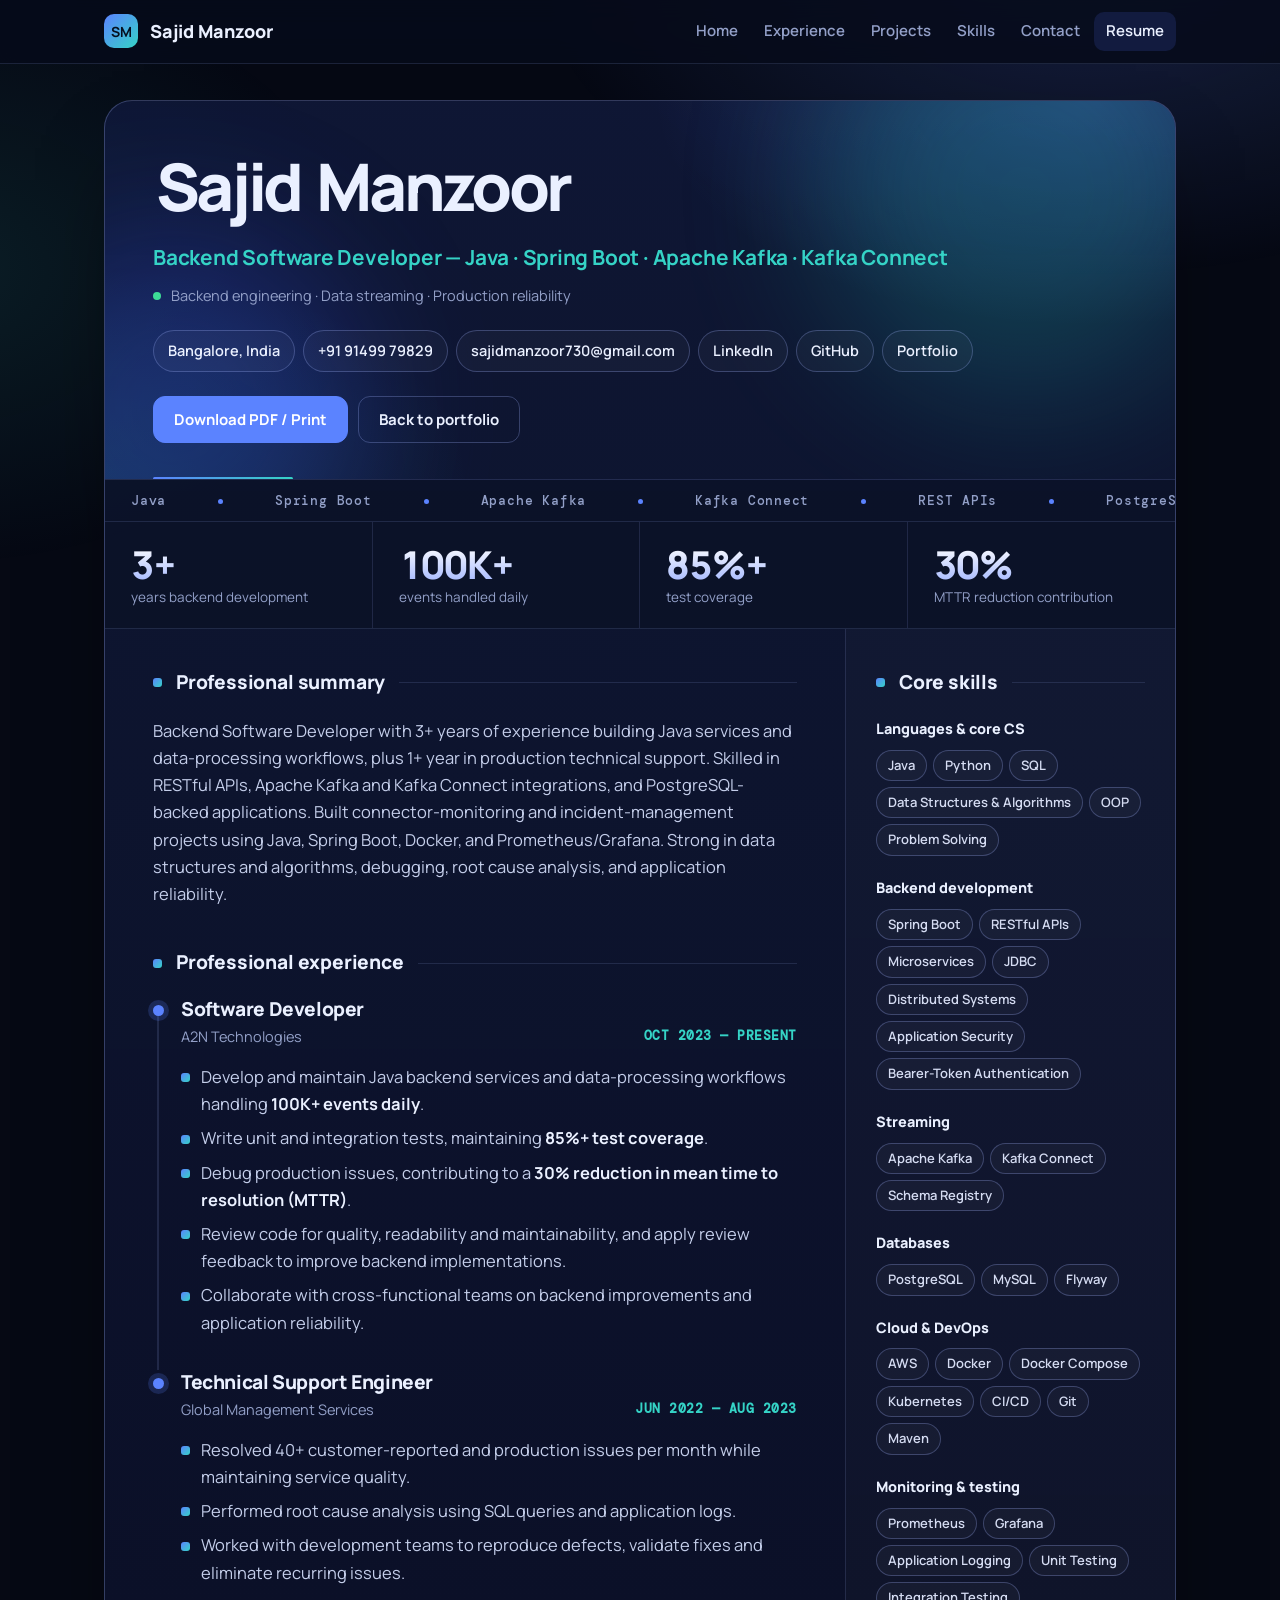
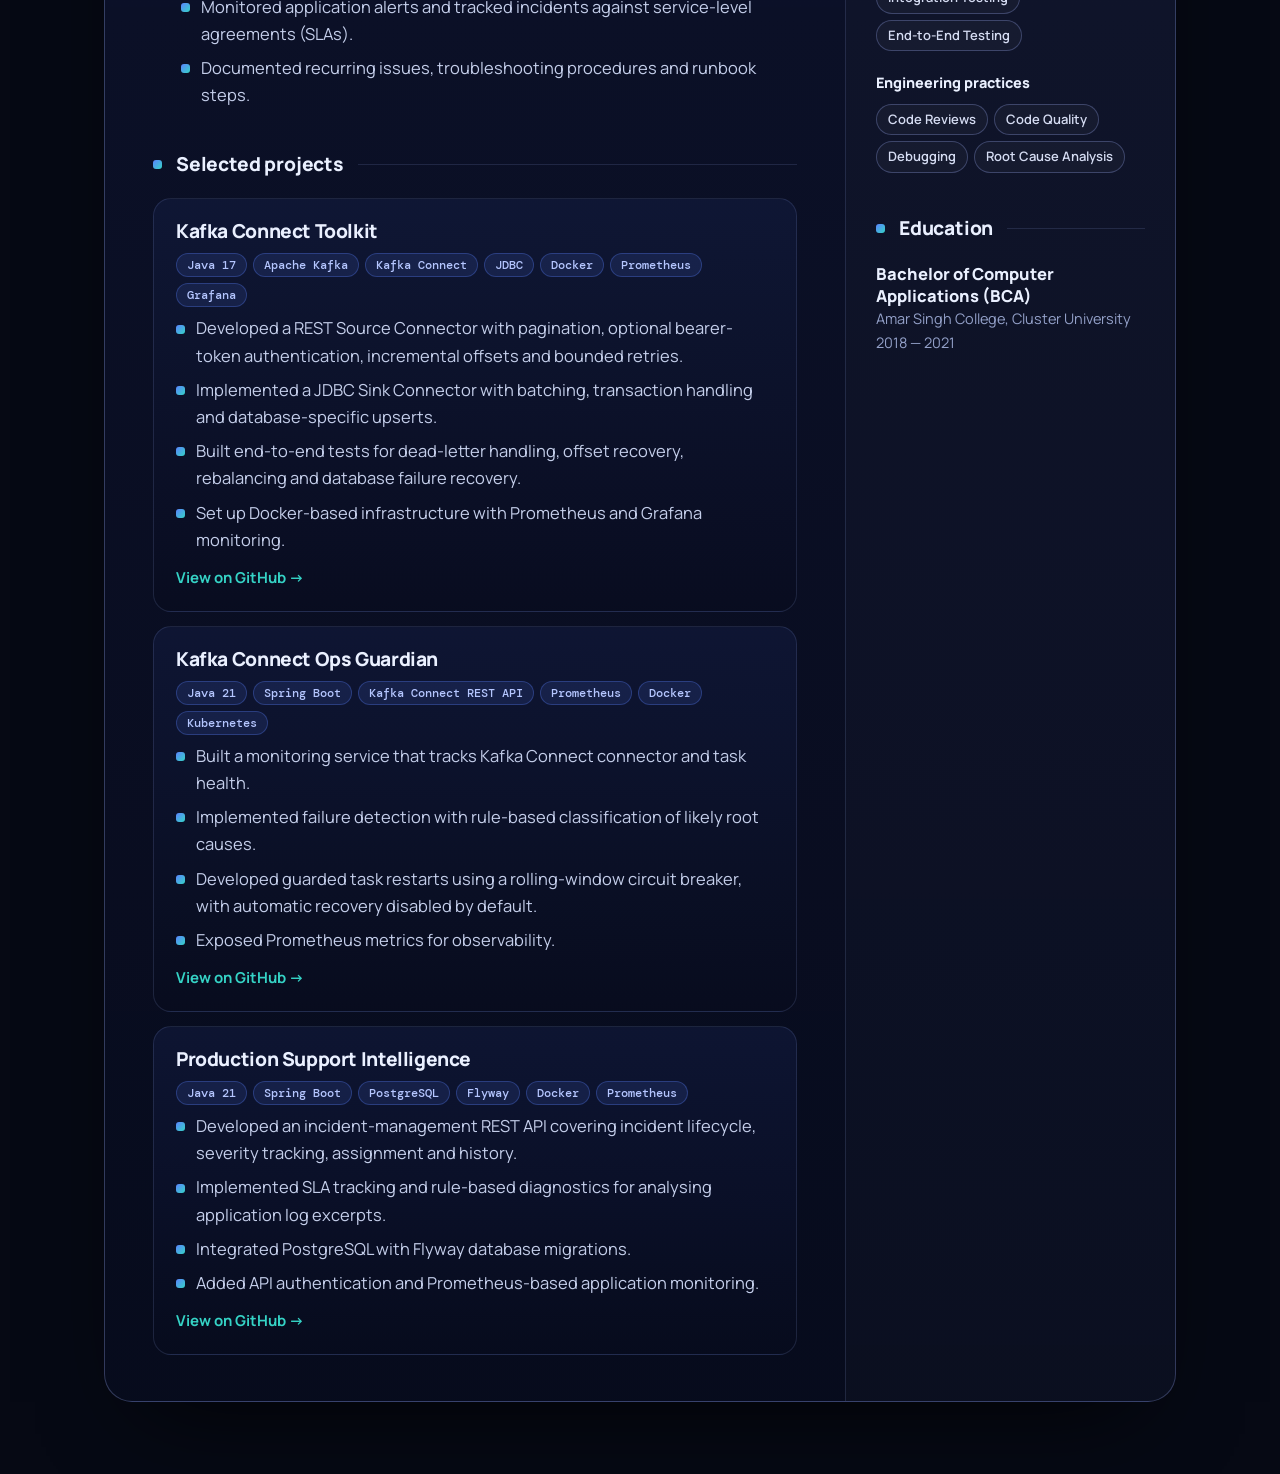
<file: resume.html>
<!DOCTYPE html>
<html lang="en">
<head>
<meta charset="utf-8">
<meta name="viewport" content="width=device-width, initial-scale=1">
<title>Resume | Sajid Manzoor | Backend Software Developer</title>
<meta name="description" content="Sajid Manzoor — Backend Software Developer specialising in Java, Spring Boot, Apache Kafka and Kafka Connect.">
<link rel="canonical" href="https://sajuu730.github.io/sajuu_portfolio/resume.html">
<meta property="og:type" content="profile">
<meta property="og:site_name" content="Sajid Manzoor">
<meta property="og:url" content="https://sajuu730.github.io/sajuu_portfolio/resume.html">
<meta property="og:title" content="Resume | Sajid Manzoor — Backend Software Developer">
<meta property="og:description" content="Java backend development, Kafka integrations and production reliability.">
<meta property="og:image" content="https://sajuu730.github.io/sajuu_portfolio/favicon.svg">
<meta name="twitter:card" content="summary">
<meta name="theme-color" content="#060914">
<link rel="icon" href="data:image/svg+xml,%3Csvg xmlns='http://www.w3.org/2000/svg' viewBox='0 0 32 32'%3E%3Crect width='32' height='32' rx='9' fill='%235B83FF'/%3E%3Ctext x='16' y='22.5' font-size='17' font-family='Arial' font-weight='800' text-anchor='middle' fill='white'%3ESM%3C/text%3E%3C/svg%3E">
<link rel="preconnect" href="https://fonts.googleapis.com">
<link rel="preconnect" href="https://fonts.gstatic.com" crossorigin>
<link href="https://fonts.googleapis.com/css2?family=DM+Mono:wght@400;500&family=Manrope:wght@400;500;600;700;800&display=swap" rel="stylesheet">
<style>
:root{--bg:#060914;--bg2:#0B1124;--card:#0D1430;--card2:#121B3F;--line:rgba(160,180,255,.14);--line2:rgba(160,180,255,.28);--text:#EAF0FF;--muted:#93A0C8;--soft:#C4CEEA;--blue:#5B83FF;--cyan:#35D3C6;--amber:#FFB547;--green:#3DDC97;--font:"Manrope","Segoe UI",Helvetica,Arial,sans-serif;--mono:"DM Mono",Consolas,monospace;--ease:cubic-bezier(.22,.8,.24,1)}
*{box-sizing:border-box;margin:0;padding:0}
html{scroll-behavior:smooth;-webkit-text-size-adjust:100%}
body{background:var(--bg);color:var(--text);font:400 16.5px/1.65 var(--font);-webkit-font-smoothing:antialiased;overflow-x:hidden;overflow-wrap:anywhere;position:relative;min-height:100vh}
body::before{content:"";position:fixed;inset:0;z-index:-2;background:radial-gradient(900px 520px at 85% -5%,rgba(91,131,255,.2),transparent 62%),radial-gradient(700px 480px at -5% 30%,rgba(53,211,198,.1),transparent 62%)}
a{color:var(--cyan);text-decoration:none}
a:hover{text-decoration:underline;text-underline-offset:3px}
a:focus-visible,button:focus-visible{outline:3px solid var(--amber);outline-offset:3px;border-radius:10px}
.skip{position:absolute;left:12px;top:-60px;background:var(--amber);color:#111;padding:10px 16px;border-radius:10px;z-index:100;font-weight:700}
.skip:focus{top:12px}
.bar{position:fixed;inset:0 0 auto 0;height:3px;z-index:60;background:linear-gradient(90deg,var(--blue),var(--cyan));transform:scaleX(0);transform-origin:left}
nav{position:sticky;top:0;z-index:50;background:rgba(7,11,26,.85);backdrop-filter:blur(12px);-webkit-backdrop-filter:blur(12px);border-bottom:1px solid var(--line)}
.nav-in{max-width:1120px;margin:0 auto;padding:12px 24px;display:flex;align-items:center;justify-content:space-between;gap:16px;flex-wrap:wrap}
.logo{display:flex;align-items:center;gap:12px;font-weight:800;font-size:18px;color:var(--text)}
.logo:hover{text-decoration:none}
.logo b{display:grid;place-items:center;width:34px;height:34px;border-radius:10px;background:linear-gradient(135deg,var(--blue),var(--cyan));color:#06101F;font-size:14px}
.links{display:flex;gap:2px;flex-wrap:wrap}
.links a{color:var(--muted);padding:7px 12px;border-radius:10px;font-size:15px;font-weight:600}
.links a:hover{color:var(--text);background:rgba(255,255,255,.05);text-decoration:none}
.links a[aria-current="page"]{color:var(--text);background:var(--card2)}
.wrap{max-width:1120px;margin:0 auto;padding:36px 24px 72px}
.sheet{border:1px solid var(--line2);border-radius:28px;overflow:hidden;background:linear-gradient(180deg,rgba(18,27,63,.75),rgba(8,12,30,.85));box-shadow:0 40px 90px -40px rgba(0,0,0,.85)}
.top{position:relative;isolation:isolate;overflow:hidden;padding:52px 48px 36px;border-bottom:1px solid var(--line)}
.top::before{content:"";position:absolute;inset:0;z-index:-1;background:radial-gradient(620px 320px at 92% 0%,rgba(91,131,255,.28),transparent 70%),radial-gradient(520px 300px at 0% 100%,rgba(53,211,198,.14),transparent 70%)}
.top::after{content:"";position:absolute;left:48px;bottom:-1px;width:140px;height:3px;border-radius:3px;background:linear-gradient(90deg,var(--blue),var(--cyan));transform-origin:left;animation:draw 1s .5s var(--ease) both}
h1{font-weight:800;font-size:clamp(2.3rem,6.4vw,4.1rem);line-height:1.02;letter-spacing:-.05em}
.role{margin-top:12px;font-weight:700;font-size:clamp(1.02rem,2.3vw,1.3rem);color:var(--cyan);letter-spacing:-.01em}
.avail{margin-top:10px;display:inline-flex;align-items:flex-start;gap:10px;font-size:14.5px;color:var(--muted)}
.avail i{width:8px;height:8px;margin-top:.55em;border-radius:50%;background:var(--green);animation:ping 2.2s infinite;flex:none}
@keyframes ping{70%{box-shadow:0 0 0 9px rgba(61,220,151,0)}0%{box-shadow:0 0 0 0 rgba(61,220,151,.6)}}
.contact{margin-top:22px;display:flex;flex-wrap:wrap;gap:8px}
.chip{display:inline-flex;align-items:center;gap:8px;padding:8px 14px;border:1px solid var(--line2);border-radius:999px;background:rgba(255,255,255,.03);color:var(--text);font-size:14.5px;font-weight:600;max-width:100%;transition:border-color .25s,transform .3s var(--ease),background .25s}
a.chip:hover{border-color:var(--blue);background:rgba(91,131,255,.12);transform:translateY(-2px);text-decoration:none}
.chip svg{width:15px;height:15px;flex:none;stroke:var(--cyan);fill:none;stroke-width:2;stroke-linecap:round;stroke-linejoin:round}
.actions{margin-top:24px;display:flex;gap:10px;flex-wrap:wrap}
.btn{font:700 15px var(--font);padding:12px 20px;border-radius:12px;border:1px solid var(--line2);background:transparent;color:var(--text);cursor:pointer;transition:transform .3s var(--ease),background .25s,border-color .25s;display:inline-block}
.btn:hover{transform:translateY(-3px);text-decoration:none;border-color:var(--text);background:rgba(255,255,255,.04)}
.btn.pri{background:var(--blue);border-color:var(--blue);color:#fff}
.btn.pri:hover{background:#6F92FF;border-color:#6F92FF}
.kpis{display:grid;grid-template-columns:repeat(4,minmax(0,1fr));border-bottom:1px solid var(--line);background:rgba(11,17,36,.6)}
.kpi{padding:22px 26px;border-right:1px solid var(--line)}
.kpi:last-child{border-right:0}
.kpi b{display:block;font-size:clamp(1.7rem,3.4vw,2.4rem);line-height:1.1;font-weight:800;letter-spacing:-.03em;font-variant-numeric:tabular-nums;background:linear-gradient(180deg,#fff,#9FB4FF);-webkit-background-clip:text;background-clip:text;-webkit-text-fill-color:transparent}
.kpi span{display:block;color:var(--muted);font-size:13.5px;line-height:1.35;margin-top:2px}
.grid{display:grid;grid-template-columns:minmax(0,1fr) 330px}
.main{padding:38px 48px 46px;min-width:0}
.side{padding:38px 30px 46px;border-left:1px solid var(--line);background:rgba(255,255,255,.015);min-width:0}
section+section{margin-top:40px}
h2{font-weight:800;font-size:1.2rem;letter-spacing:-.01em;margin-bottom:18px;display:flex;align-items:center;gap:14px}
h2::before{content:"";width:9px;height:9px;border-radius:3px;background:linear-gradient(135deg,var(--blue),var(--cyan));flex:none}
h2::after{content:"";flex:1;height:1px;background:var(--line)}
.summary{color:var(--soft);max-width:70ch}
.job{position:relative;padding-left:28px}
.job+.job{margin-top:34px}
.job::before{content:"";position:absolute;left:4px;top:12px;bottom:-34px;width:2px;background:var(--line)}
.job:last-child::before{display:none}
.job::after{content:"";position:absolute;left:0;top:8px;width:11px;height:11px;border-radius:50%;background:var(--blue);box-shadow:0 0 0 5px rgba(91,131,255,.2)}
.job h3,.proj h3{font-weight:800;font-size:1.2rem;line-height:1.3;letter-spacing:-.02em}
.meta{display:flex;justify-content:space-between;gap:4px 16px;flex-wrap:wrap;color:var(--muted);font-size:14.5px;margin:3px 0 14px}
.meta .when{color:var(--cyan);font-weight:700;font-family:var(--mono);font-size:13px;letter-spacing:.04em}
.sub{font:500 12px var(--mono);letter-spacing:.14em;text-transform:uppercase;color:var(--cyan);margin:18px 0 8px}
ul{list-style:none}
li{position:relative;padding-left:20px;margin:7px 0;color:var(--soft)}
li::before{content:"";position:absolute;left:0;top:.62em;width:9px;height:9px;border-radius:3px;background:linear-gradient(135deg,var(--blue),var(--cyan))}
li b{color:var(--text)}
.cases{display:grid;gap:12px;margin-top:6px}
.case{padding:16px 18px;border:1px solid var(--line);border-left:3px solid var(--cyan);border-radius:0 14px 14px 0;background:rgba(255,255,255,.025);color:var(--soft);font-size:15.5px;transition:border-color .25s,transform .3s var(--ease)}
.case:hover{border-color:var(--line2);border-left-color:var(--cyan);transform:translateX(3px)}
.case b{display:block;color:var(--text);font-size:15px;margin-bottom:3px}
.proj{padding:20px 22px;border:1px solid var(--line);border-radius:18px;background:linear-gradient(180deg,rgba(18,27,63,.6),rgba(8,12,30,.6));transition:border-color .3s,transform .4s var(--ease)}
.proj:hover{border-color:var(--line2);transform:translateY(-3px)}
.proj+.proj{margin-top:14px}
.stack{display:flex;flex-wrap:wrap;gap:6px;margin:9px 0 6px}
.tag{font:500 12px var(--mono);padding:3px 10px;border-radius:999px;background:rgba(91,131,255,.12);color:#B5C6FF;border:1px solid rgba(91,131,255,.3)}
.plink{display:inline-block;margin-top:6px;font-weight:700;font-size:15px}
.skill+.skill{margin-top:20px}
.skill h3{font-size:.9rem;font-weight:800;margin-bottom:9px;color:var(--text)}
.pills{display:flex;flex-wrap:wrap;gap:6px}
.pill{font-size:13px;font-weight:600;padding:4px 11px;border-radius:999px;border:1px solid var(--line2);background:rgba(255,255,255,.03);color:#D5DCF2;transition:background .25s,border-color .25s}
.pill:hover{background:rgba(91,131,255,.16);border-color:var(--blue)}
.edu+.edu{margin-top:14px}
.edu strong{display:block;font-weight:800;line-height:1.35}
.edu span{color:var(--muted);font-size:14.5px;display:block}
.note{margin-top:14px;font-size:13.5px;color:var(--muted)}
.reveal{opacity:0;transform:translateY(16px);animation:rise .8s calc(var(--i,0)*90ms + 80ms) var(--ease) forwards}
@keyframes rise{to{opacity:1;transform:none}}
@keyframes draw{from{transform:scaleX(0)}to{transform:scaleX(1)}}

/* ---- motion & polish ---- */
.aur{position:absolute;z-index:-1;border-radius:50%;filter:blur(70px);pointer-events:none}
.a1{width:380px;height:380px;left:-120px;top:120px;background:#2F4BD8;opacity:.3;animation:aur1 18s ease-in-out infinite alternate}
.a2{width:420px;height:420px;right:-60px;top:-120px;background:#1AA5A0;opacity:.26;animation:aur2 22s ease-in-out infinite alternate}
@keyframes aur1{to{transform:translate3d(120px,-40px,0) scale(1.15)}}
@keyframes aur2{to{transform:translate3d(-120px,70px,0) scale(1.2)}}
h1 .w{display:inline-block;overflow:hidden;vertical-align:top;padding:0 .04em .12em}
h1 .w i{display:inline-block;font-style:normal;transform:translateY(112%);animation:wrise .9s var(--ease) forwards;animation-delay:calc(var(--i)*90ms + 150ms)}
@keyframes wrise{to{transform:none}}
.strip{overflow:hidden;border-bottom:1px solid var(--line);background:rgba(11,17,36,.6);padding:12px 0}
.mq{display:flex;width:max-content;animation:mq 40s linear infinite}
.mq span{padding:0 26px;font:500 13px var(--mono);letter-spacing:.06em;color:var(--muted);white-space:nowrap}
.mq span::after{content:"";display:inline-block;width:5px;height:5px;margin-left:52px;border-radius:50%;background:var(--blue);vertical-align:middle}
@keyframes mq{to{transform:translate3d(-50%,0,0)}}
.js .rv{opacity:0;translate:0 24px;transition:opacity .7s ease var(--d,0s),translate .8s var(--ease) var(--d,0s),transform .4s var(--ease),border-color .3s}
.js .rv.in{opacity:1;translate:0 0}
.js .sec h2::after{transform:scaleX(0);transform-origin:left;transition:transform 1.1s var(--ease) .15s}
.js .sec.in h2::after{transform:none}
.job.in::after{animation:dot 2.4s ease-out 1}
@keyframes dot{0%{box-shadow:0 0 0 0 rgba(91,131,255,.75)}100%{box-shadow:0 0 0 16px rgba(91,131,255,0)}}
.js .rv.in .pill{animation:pop .5s var(--ease) backwards;animation-delay:calc(var(--k,0)*22ms + .2s)}
@keyframes pop{from{opacity:0;transform:translateY(8px) scale(.92)}}
.proj,.case{position:relative;isolation:isolate;overflow:hidden}
.proj::before,.case::before{content:"";position:absolute;left:0;top:0;width:360px;height:360px;margin:-180px 0 0 -180px;z-index:-1;background:radial-gradient(closest-side,rgba(91,131,255,.22),transparent);opacity:0;transform:translate3d(var(--mx,180px),var(--my,180px),0);transition:opacity .35s;pointer-events:none}
.proj:hover::before,.case:hover::before{opacity:1}
.kpi b{transition:transform .4s var(--ease)}
.kpi:hover b{transform:translateY(-3px)}
@media print{
  .strip,.aur{display:none!important}
  .js .rv{opacity:1!important;translate:none!important}
  .js .sec h2::after{transform:none!important}
  h1 .w i{transform:none!important;animation:none!important}
  .proj::before,.case::before{display:none}
  .proj,.case{overflow:visible}
}
@media (prefers-reduced-motion:reduce){
  html{scroll-behavior:auto}
  *,*::before,*::after{animation:none!important;transition:none!important}
  .reveal{opacity:1;transform:none}
}
@media (max-width:900px){
  .grid{grid-template-columns:minmax(0,1fr)}
  .side{border-left:0;border-top:1px solid var(--line)}
  .top{padding:36px 22px 30px}.top::after{left:22px}
  .main{padding:30px 22px 34px}.side{padding:30px 22px 36px}
  .kpis{grid-template-columns:repeat(2,minmax(0,1fr))}
  .kpi:nth-child(2){border-right:0}.kpi:nth-child(-n+2){border-bottom:1px solid var(--line)}
}
@media (max-width:480px){
  body{font-size:16px}.wrap{padding:20px 12px 48px}
  .links a{padding:6px 9px;font-size:14px}
  .actions .btn{flex:1 1 100%;text-align:center}
}
@media print{
  @page{margin:11mm}
  body{background:#fff;color:#111;font-size:10pt;line-height:1.5}
  body::before,.bar,nav,.actions,.skip{display:none!important}
  .wrap{padding:0;max-width:none}
  .sheet{background:#fff;border:0;box-shadow:none;border-radius:0}
  .top{padding:0 0 14px}.top::before,.top::after{display:none}
  .top,.kpis,.kpi,.side,.proj,.case,.pill,.chip,.tag{border-color:#ccc}
  .kpis{background:#fff}
  .kpi b{background:none;-webkit-text-fill-color:#0a5a8f;color:#0a5a8f}
  .kpi span,.meta,.avail,.edu span,.note{color:#444}
  .role,.when,.sub,.chip svg{color:#0a5a8f;stroke:#0a5a8f}
  .summary,li,.case{color:#222}
  .case b,li b,.skill h3,h1{color:#111}
  .proj,.case,.pill,.chip,.tag{background:#f4f6fa}
  .main,.side{padding:18px 0 0}.side{padding-left:18px;background:#fff}
  .grid{grid-template-columns:minmax(0,1fr) 240px}
  a{color:#0a5a8f}
  .reveal{opacity:1;transform:none;animation:none}
  .job,.proj,.case{break-inside:avoid}
  .avail i{display:none}
}
</style>
</head>
<body>
<a class="skip" href="#resume">Skip to resume</a><div class="bar" id="bar"></div>
<nav aria-label="Primary"><div class="nav-in">
  <a class="logo" href="index.html#top"><b>SM</b>Sajid Manzoor</a>
  <div class="links"><a href="index.html#top">Home</a><a href="index.html#experience">Experience</a><a href="index.html#work">Projects</a><a href="index.html#skills">Skills</a><a href="index.html#contact">Contact</a><a href="resume.html" aria-current="page">Resume</a></div>
</div></nav>
<main class="wrap" id="resume"><div class="sheet">
<header class="top">
 <div class="aur a1"></div><div class="aur a2"></div>
 <h1 id="h1">Sajid Manzoor</h1>
 <p class="role reveal" style="--i:1">Backend Software Developer — Java · Spring Boot · Apache Kafka · Kafka Connect</p>
 <p class="avail reveal" style="--i:2"><i></i>Backend engineering · Data streaming · Production reliability</p>
 <div class="contact reveal" style="--i:3">
  <span class="chip">Bangalore, India</span>
  <a class="chip" href="tel:+919149979829">+91 91499 79829</a>
  <a class="chip" href="mailto:sajidmanzoor730@gmail.com">sajidmanzoor730@gmail.com</a>
  <a class="chip" href="https://linkedin.com/in/sajidmanzoor730" target="_blank" rel="noopener">LinkedIn</a>
  <a class="chip" href="https://github.com/sajuu730" target="_blank" rel="noopener">GitHub</a>
  <a class="chip" href="index.html#top">Portfolio</a>
 </div>
 <div class="actions reveal" style="--i:4"><button class="btn pri" type="button" onclick="window.print()">Download PDF / Print</button><a class="btn" href="index.html#top">Back to portfolio</a></div>
</header>
<div class="strip" aria-hidden="true"><div class="mq" id="mq"></div></div>
<div class="kpis reveal" style="--i:5">
 <div class="kpi"><b>3+</b><span>years backend development</span></div>
 <div class="kpi"><b>100K+</b><span>events handled daily</span></div>
 <div class="kpi"><b>85%+</b><span>test coverage</span></div>
 <div class="kpi"><b>30%</b><span>MTTR reduction contribution</span></div>
</div>
<div class="grid">
<div class="main">
<section class="sec"><h2>Professional summary</h2>
<p class="summary">Backend Software Developer with 3+ years of experience building Java services and data-processing workflows, plus 1+ year in production technical support. Skilled in RESTful APIs, Apache Kafka and Kafka Connect integrations, and PostgreSQL-backed applications. Built connector-monitoring and incident-management projects using Java, Spring Boot, Docker, and Prometheus/Grafana. Strong in data structures and algorithms, debugging, root cause analysis, and application reliability.</p></section>
<section class="sec"><h2>Professional experience</h2>
<article class="job"><h3>Software Developer</h3><div class="meta"><span>A2N Technologies</span><span class="when">OCT 2023 — PRESENT</span></div>
<ul>
<li>Develop and maintain Java backend services and data-processing workflows handling <b>100K+ events daily</b>.</li>
<li>Write unit and integration tests, maintaining <b>85%+ test coverage</b>.</li>
<li>Debug production issues, contributing to a <b>30% reduction in mean time to resolution (MTTR)</b>.</li>
<li>Review code for quality, readability and maintainability, and apply review feedback to improve backend implementations.</li>
<li>Collaborate with cross-functional teams on backend improvements and application reliability.</li>
</ul></article>
<article class="job"><h3>Technical Support Engineer</h3><div class="meta"><span>Global Management Services</span><span class="when">JUN 2022 — AUG 2023</span></div>
<ul>
<li>Resolved 40+ customer-reported and production issues per month while maintaining service quality.</li>
<li>Performed root cause analysis using SQL queries and application logs.</li>
<li>Worked with development teams to reproduce defects, validate fixes and eliminate recurring issues.</li>
<li>Monitored application alerts and tracked incidents against service-level agreements (SLAs).</li>
<li>Documented recurring issues, troubleshooting procedures and runbook steps.</li>
</ul></article></section>
<section class="sec"><h2>Selected projects</h2>
<article class="proj"><h3>Kafka Connect Toolkit</h3><div class="stack"><span class="tag">Java 17</span><span class="tag">Apache Kafka</span><span class="tag">Kafka Connect</span><span class="tag">JDBC</span><span class="tag">Docker</span><span class="tag">Prometheus</span><span class="tag">Grafana</span></div>
<ul><li>Developed a REST Source Connector with pagination, optional bearer-token authentication, incremental offsets and bounded retries.</li><li>Implemented a JDBC Sink Connector with batching, transaction handling and database-specific upserts.</li><li>Built end-to-end tests for dead-letter handling, offset recovery, rebalancing and database failure recovery.</li><li>Set up Docker-based infrastructure with Prometheus and Grafana monitoring.</li></ul>
<a class="plink" href="https://github.com/sajuu730/kafka-connect-toolkit" target="_blank" rel="noopener">View on GitHub →</a></article>
<article class="proj"><h3>Kafka Connect Ops Guardian</h3><div class="stack"><span class="tag">Java 21</span><span class="tag">Spring Boot</span><span class="tag">Kafka Connect REST API</span><span class="tag">Prometheus</span><span class="tag">Docker</span><span class="tag">Kubernetes</span></div>
<ul><li>Built a monitoring service that tracks Kafka Connect connector and task health.</li><li>Implemented failure detection with rule-based classification of likely root causes.</li><li>Developed guarded task restarts using a rolling-window circuit breaker, with automatic recovery disabled by default.</li><li>Exposed Prometheus metrics for observability.</li></ul>
<a class="plink" href="https://github.com/sajuu730/kafka-connect-ops-guardian" target="_blank" rel="noopener">View on GitHub →</a></article>
<article class="proj"><h3>Production Support Intelligence</h3><div class="stack"><span class="tag">Java 21</span><span class="tag">Spring Boot</span><span class="tag">PostgreSQL</span><span class="tag">Flyway</span><span class="tag">Docker</span><span class="tag">Prometheus</span></div>
<ul><li>Developed an incident-management REST API covering incident lifecycle, severity tracking, assignment and history.</li><li>Implemented SLA tracking and rule-based diagnostics for analysing application log excerpts.</li><li>Integrated PostgreSQL with Flyway database migrations.</li><li>Added API authentication and Prometheus-based application monitoring.</li></ul>
<a class="plink" href="https://github.com/sajuu730/production-support-intelligence" target="_blank" rel="noopener">View on GitHub →</a></article>
</section>
</div>
<aside class="side">
<section class="sec"><h2>Core skills</h2>
<div class="skill"><h3>Languages &amp; core CS</h3><div class="pills"><span class="pill">Java</span><span class="pill">Python</span><span class="pill">SQL</span><span class="pill">Data Structures &amp; Algorithms</span><span class="pill">OOP</span><span class="pill">Problem Solving</span></div></div>
<div class="skill"><h3>Backend development</h3><div class="pills"><span class="pill">Spring Boot</span><span class="pill">RESTful APIs</span><span class="pill">Microservices</span><span class="pill">JDBC</span><span class="pill">Distributed Systems</span><span class="pill">Application Security</span><span class="pill">Bearer-Token Authentication</span></div></div>
<div class="skill"><h3>Streaming</h3><div class="pills"><span class="pill">Apache Kafka</span><span class="pill">Kafka Connect</span><span class="pill">Schema Registry</span></div></div>
<div class="skill"><h3>Databases</h3><div class="pills"><span class="pill">PostgreSQL</span><span class="pill">MySQL</span><span class="pill">Flyway</span></div></div>
<div class="skill"><h3>Cloud &amp; DevOps</h3><div class="pills"><span class="pill">AWS</span><span class="pill">Docker</span><span class="pill">Docker Compose</span><span class="pill">Kubernetes</span><span class="pill">CI/CD</span><span class="pill">Git</span><span class="pill">Maven</span></div></div>
<div class="skill"><h3>Monitoring &amp; testing</h3><div class="pills"><span class="pill">Prometheus</span><span class="pill">Grafana</span><span class="pill">Application Logging</span><span class="pill">Unit Testing</span><span class="pill">Integration Testing</span><span class="pill">End-to-End Testing</span></div></div>
<div class="skill"><h3>Engineering practices</h3><div class="pills"><span class="pill">Code Reviews</span><span class="pill">Code Quality</span><span class="pill">Debugging</span><span class="pill">Root Cause Analysis</span></div></div>
</section>
<section class="sec"><h2>Education</h2><div class="edu"><strong>Bachelor of Computer Applications (BCA)</strong><span>Amar Singh College, Cluster University</span><span>2018 — 2021</span></div></section>
</aside>
</div>
</div></main>
<script>
(function(){
var d=document,reduce=matchMedia('(prefers-reduced-motion: reduce)').matches,hover=matchMedia('(hover:hover)').matches;
if(!reduce)d.documentElement.classList.add('js');
var bar=d.getElementById('bar'),tk=0;
function f(){var h=d.documentElement.scrollHeight-innerHeight;bar.style.transform='scaleX('+(h>0?scrollY/h:0)+')'}
addEventListener('scroll',function(){if(!tk)tk=requestAnimationFrame(function(){tk=0;f()})},{passive:true});addEventListener('resize',f);f();
if(!reduce){var h1=d.getElementById('h1'),txt=h1.textContent.trim();h1.setAttribute('aria-label',txt);h1.innerHTML='<span aria-hidden="true">'+txt.split(' ').map(function(w,i){return '<span class="w"><i style="--i:'+i+'">'+w+'</i></span>'}).join(' ')+'</span>'}
var tools=['Java','Spring Boot','Apache Kafka','Kafka Connect','REST APIs','PostgreSQL','Docker','Kubernetes','Prometheus','Grafana','AWS','Maven','Python','SQL'];var row=tools.map(function(t){return '<span>'+t+'</span>'}).join('');d.getElementById('mq').innerHTML=row+row;
[].forEach.call(d.querySelectorAll('.job,.proj,.skill,.edu,.kpi,.sec h2'),function(el){var i=Array.prototype.indexOf.call(el.parentNode.children,el);el.classList.add('rv');el.style.setProperty('--d',(Math.min(i,6)*.07)+'s')});
[].forEach.call(d.querySelectorAll('.pills'),function(p){[].forEach.call(p.children,function(c,k){c.style.setProperty('--k',k)})});
function count(el){if(el.__done)return;el.__done=1;var src=el.textContent;if(reduce)return;var t0=null;function step(t){if(!t0)t0=t;var p=Math.min((t-t0)/1600,1),e=1-Math.pow(1-p,4);el.textContent=src.replace(/\d+/g,function(m){return Math.round(+m*e)});if(p<1)requestAnimationFrame(step)}requestAnimationFrame(step)}
if('IntersectionObserver' in window){var rv=new IntersectionObserver(function(es){es.forEach(function(x){if(x.isIntersecting){x.target.classList.add('in');rv.unobserve(x.target)}})},{threshold:.12,rootMargin:'0px 0px -5% 0px'});[].forEach.call(d.querySelectorAll('.rv'),function(e){rv.observe(e)});var sc=new IntersectionObserver(function(es){es.forEach(function(x){if(x.isIntersecting){x.target.classList.add('in');sc.unobserve(x.target)}})},{threshold:.03});[].forEach.call(d.querySelectorAll('.sec'),function(e){sc.observe(e)});var cnt=new IntersectionObserver(function(es){es.forEach(function(x){if(x.isIntersecting){count(x.target);cnt.unobserve(x.target)}})},{threshold:.6});[].forEach.call(d.querySelectorAll('.kpi b'),function(e){cnt.observe(e)})}else{[].forEach.call(d.querySelectorAll('.rv,.sec'),function(e){e.classList.add('in')})}
if(!reduce&&hover){[].forEach.call(d.querySelectorAll('.proj,.case'),function(t){t.addEventListener('pointermove',function(e){var r=t.getBoundingClientRect();t.style.setProperty('--mx',(e.clientX-r.left)+'px');t.style.setProperty('--my',(e.clientY-r.top)+'px')},{passive:true})})}
})();
</script>
</body>
</file>
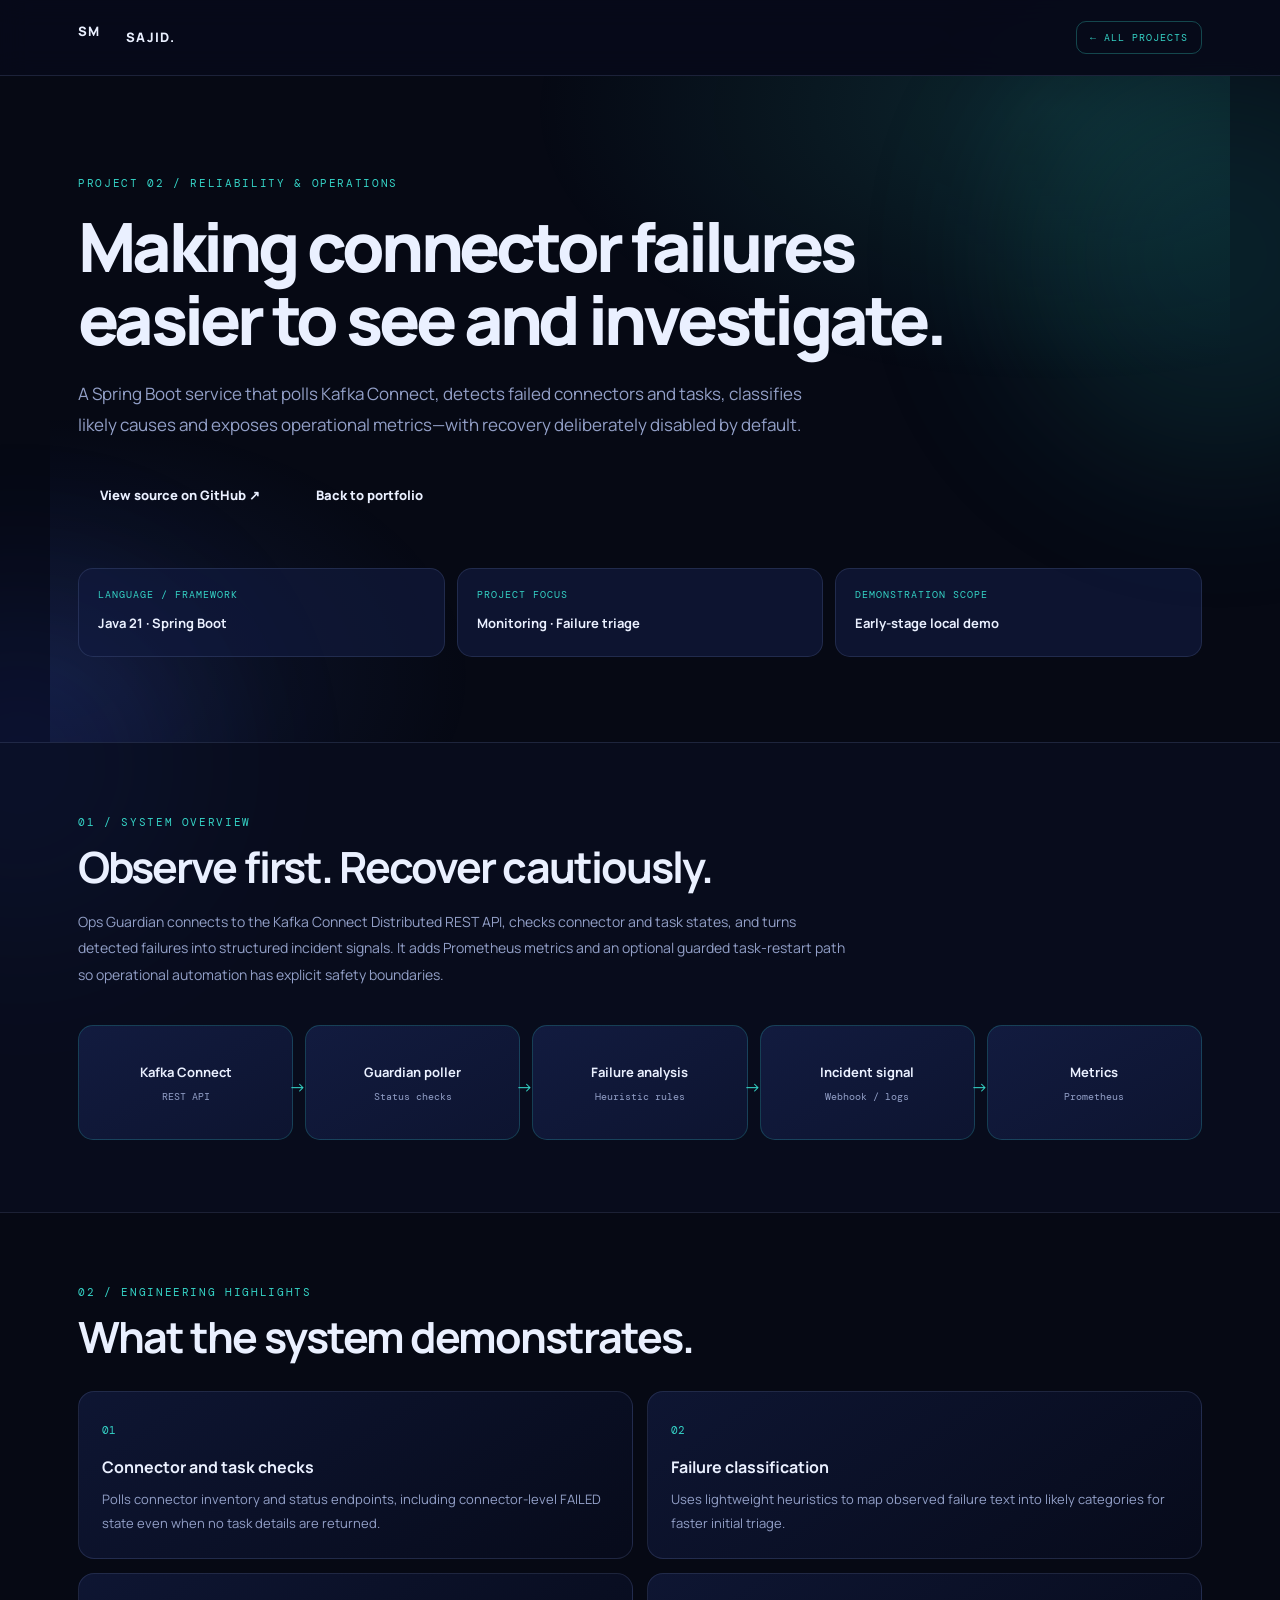
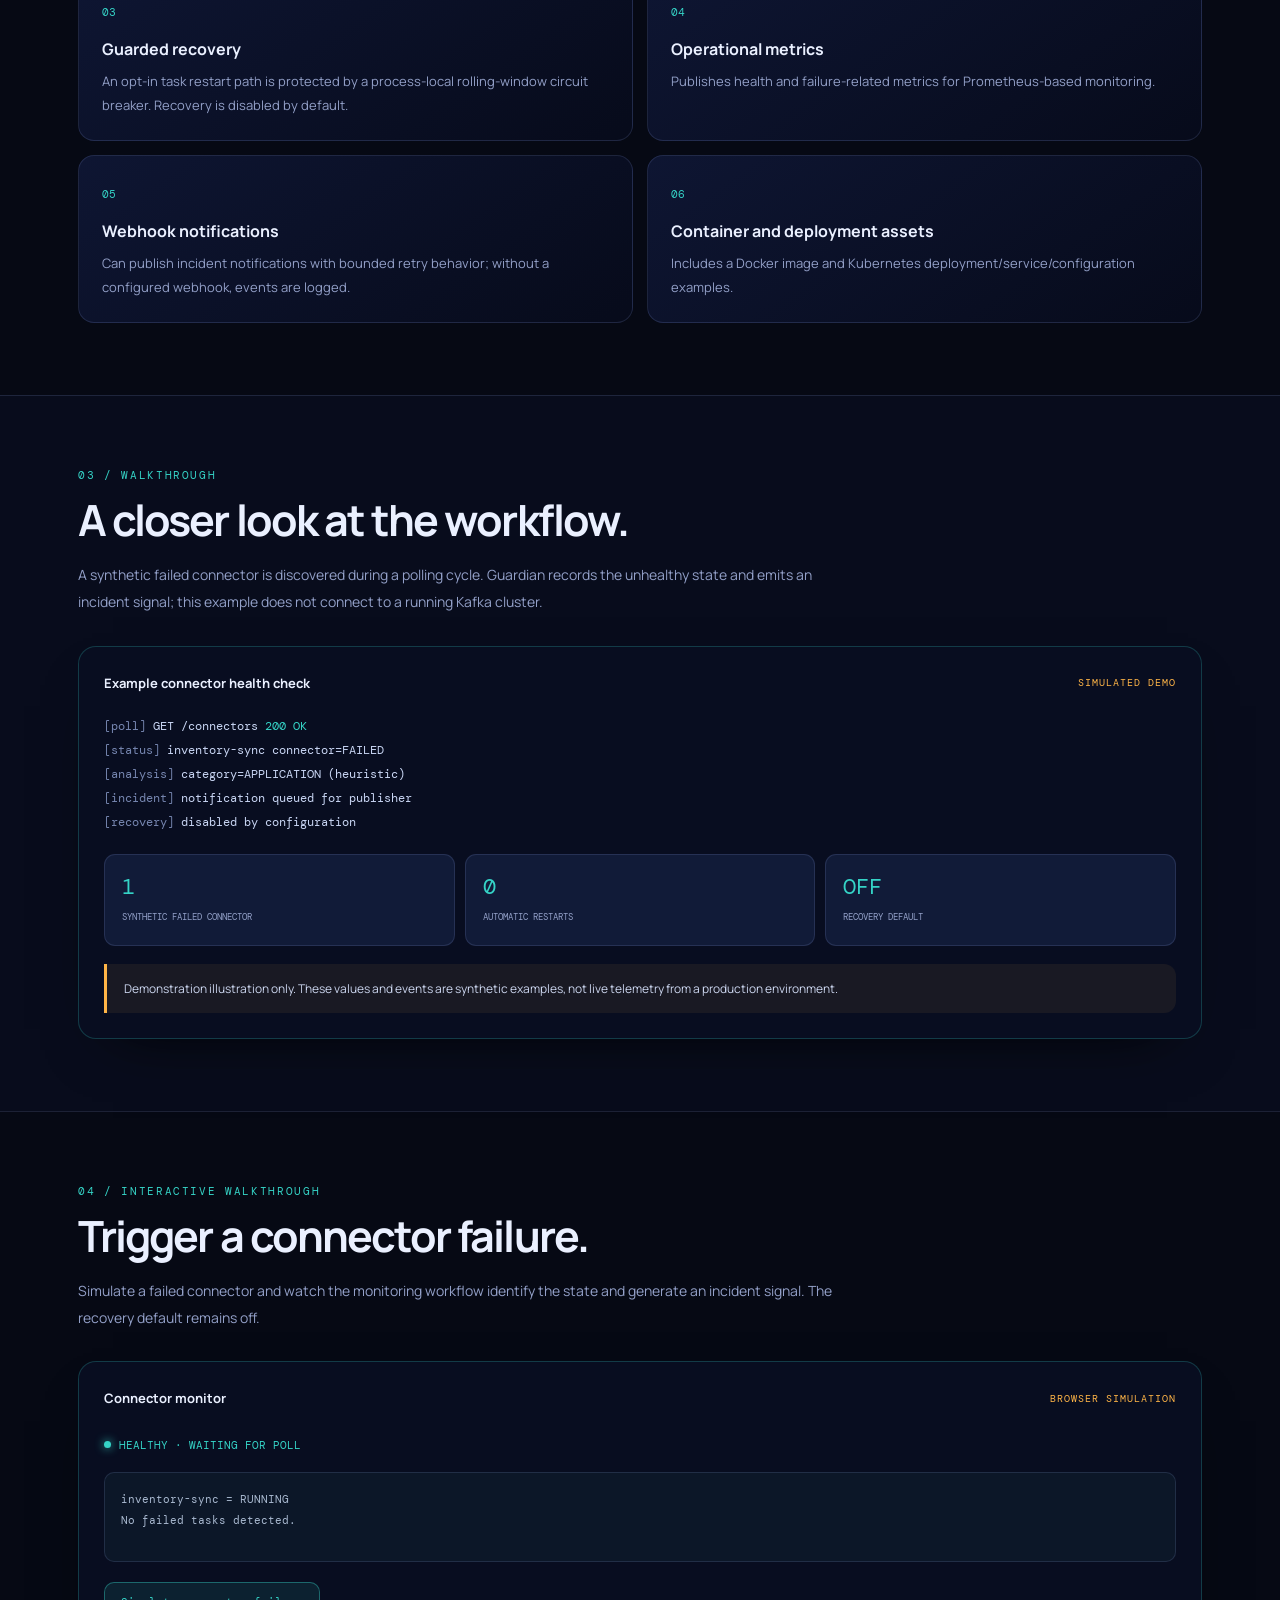
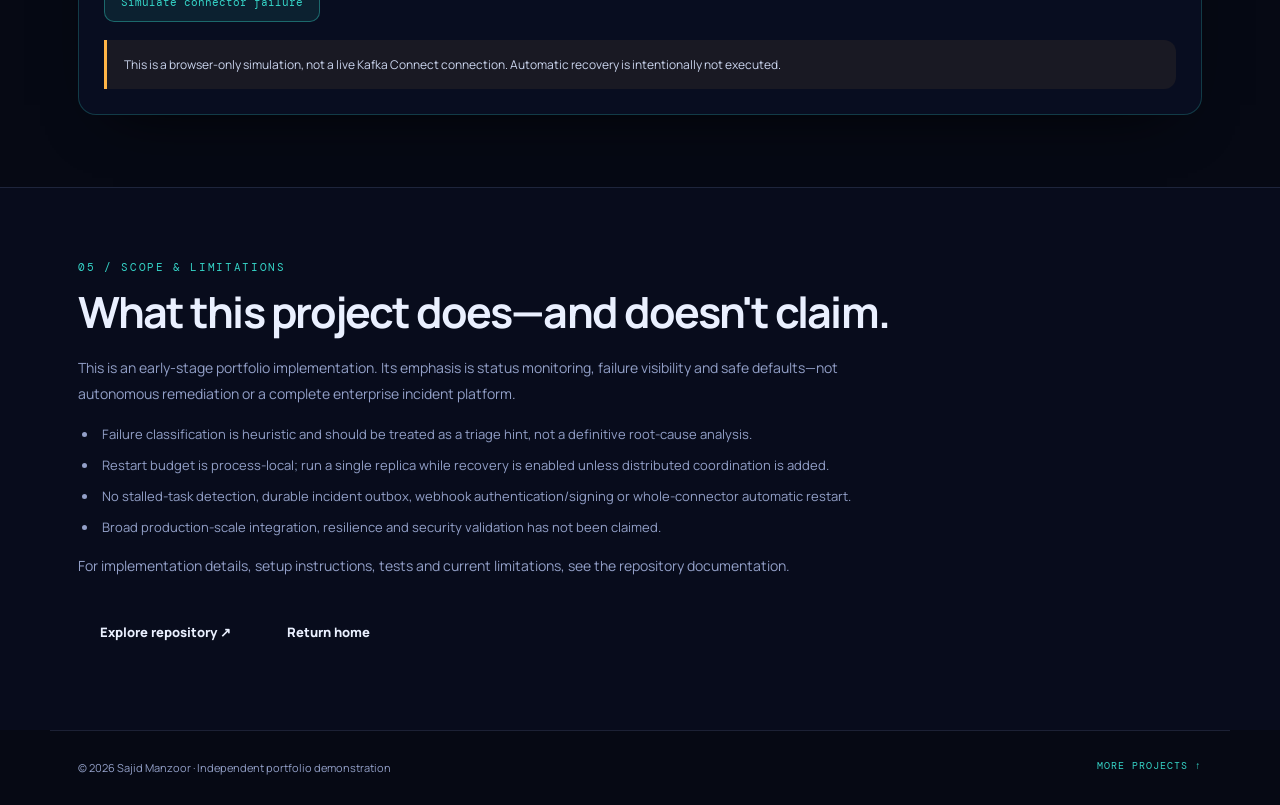
<file: projects/kafka-connect-ops-guardian.html>
<!doctype html>
<html lang="en"><head><meta charset="utf-8"><meta name="viewport" content="width=device-width, initial-scale=1"><meta name="theme-color" content="#0b1020"><meta name="description" content="Case study of a Spring Boot Kafka Connect monitoring and guarded recovery service."><title>Kafka Connect Ops Guardian | Sajid Manzoor</title><link rel="preconnect" href="https://fonts.googleapis.com"><link rel="preconnect" href="https://fonts.gstatic.com" crossorigin><link href="https://fonts.googleapis.com/css2?family=DM+Mono:wght@400;500&family=Manrope:wght@400;500;600;700;800&display=swap" rel="stylesheet"><link rel="stylesheet" href="../styles.css"><link rel="stylesheet" href="../project-page.css"></head>
<body class="project-page" data-demo="guardian"><div class="ambient ambient-one"></div><div class="ambient ambient-two"></div><header class="project-nav"><a class="brand" href="../index.html"><span class="brand-mark">SM</span><span>SAJID<span class="brand-dot">.</span></span></a><a class="back-link" href="../index.html#work">← ALL PROJECTS</a></header><main>
<section class="section-wrap project-hero"><p class="project-kicker">PROJECT 02 / RELIABILITY & OPERATIONS</p><h1>Making connector failures easier to see and investigate.</h1><p class="lead">A Spring Boot service that polls Kafka Connect, detects failed connectors and tasks, classifies likely causes and exposes operational metrics—with recovery deliberately disabled by default.</p><div class="project-actions"><a class="button button-primary" href="https://github.com/sajuu730/kafka-connect-ops-guardian" target="_blank" rel="noreferrer">View source on GitHub ↗</a><a class="button button-quiet" href="../index.html#work">Back to portfolio</a></div><div class="project-meta-grid"><div class="meta-tile"><small>LANGUAGE / FRAMEWORK</small><strong>Java 21 · Spring Boot</strong></div><div class="meta-tile"><small>PROJECT FOCUS</small><strong>Monitoring · Failure triage</strong></div><div class="meta-tile"><small>DEMONSTRATION SCOPE</small><strong>Early-stage local demo</strong></div></div></section>
<section class="case-section"><div class="section-wrap"><p class="eyebrow">01 / SYSTEM OVERVIEW</p><h2>Observe first. Recover cautiously.</h2><p class="case-intro">Ops Guardian connects to the Kafka Connect Distributed REST API, checks connector and task states, and turns detected failures into structured incident signals. It adds Prometheus metrics and an optional guarded task-restart path so operational automation has explicit safety boundaries.</p><div class="architecture"><div class="arch-node"><b>Kafka Connect</b><small>REST API</small></div><div class="arch-node"><b>Guardian poller</b><small>Status checks</small></div><div class="arch-node"><b>Failure analysis</b><small>Heuristic rules</small></div><div class="arch-node"><b>Incident signal</b><small>Webhook / logs</small></div><div class="arch-node"><b>Metrics</b><small>Prometheus</small></div></div></div></section>
<section class="case-section"><div class="section-wrap"><p class="eyebrow">02 / ENGINEERING HIGHLIGHTS</p><h2>What the system demonstrates.</h2><div class="feature-grid"><article class="feature"><span class="feature-num">01</span><h3>Connector and task checks</h3><p>Polls connector inventory and status endpoints, including connector-level FAILED state even when no task details are returned.</p></article><article class="feature"><span class="feature-num">02</span><h3>Failure classification</h3><p>Uses lightweight heuristics to map observed failure text into likely categories for faster initial triage.</p></article><article class="feature"><span class="feature-num">03</span><h3>Guarded recovery</h3><p>An opt-in task restart path is protected by a process-local rolling-window circuit breaker. Recovery is disabled by default.</p></article><article class="feature"><span class="feature-num">04</span><h3>Operational metrics</h3><p>Publishes health and failure-related metrics for Prometheus-based monitoring.</p></article><article class="feature"><span class="feature-num">05</span><h3>Webhook notifications</h3><p>Can publish incident notifications with bounded retry behavior; without a configured webhook, events are logged.</p></article><article class="feature"><span class="feature-num">06</span><h3>Container and deployment assets</h3><p>Includes a Docker image and Kubernetes deployment/service/configuration examples.</p></article></div></div></section>
<section class="case-section"><div class="section-wrap"><p class="eyebrow">03 / WALKTHROUGH</p><h2>A closer look at the workflow.</h2><p class="case-intro">A synthetic failed connector is discovered during a polling cycle. Guardian records the unhealthy state and emits an incident signal; this example does not connect to a running Kafka cluster.</p><div class="demo-panel"><div class="demo-top"><strong>Example connector health check</strong><span class="demo-label">SIMULATED DEMO</span></div><div class="terminal"><div><span class='dim'>[poll]</span> GET /connectors <span class='ok'>200 OK</span></div><div><span class='dim'>[status]</span> inventory-sync connector=FAILED</div><div><span class='dim'>[analysis]</span> category=APPLICATION (heuristic)</div><div><span class='dim'>[incident]</span> notification queued for publisher</div><div><span class='dim'>[recovery]</span> disabled by configuration</div></div><div class="metric-row"><div class="metric"><b>1</b><small>SYNTHETIC FAILED CONNECTOR</small></div><div class="metric"><b>0</b><small>AUTOMATIC RESTARTS</small></div><div class="metric"><b>OFF</b><small>RECOVERY DEFAULT</small></div></div><div class="notice">Demonstration illustration only. These values and events are synthetic examples, not live telemetry from a production environment.</div></div></div></section>
<section class="case-section"><div class="section-wrap"><p class="eyebrow">04 / INTERACTIVE WALKTHROUGH</p><h2>Trigger a connector failure.</h2><p class="case-intro">Simulate a failed connector and watch the monitoring workflow identify the state and generate an incident signal. The recovery default remains off.</p><div class="demo-panel"><div class="demo-top"><strong>Connector monitor</strong><span class="demo-label">BROWSER SIMULATION</span></div><div class="demo-state is-good" data-demo-state>HEALTHY · WAITING FOR POLL</div><div class="demo-feed" data-demo-feed><p>inventory-sync = RUNNING</p><p>No failed tasks detected.</p></div><div class="demo-controls"><button class="demo-button" type="button" data-demo-action>Simulate connector failure</button></div><div class="notice">This is a browser-only simulation, not a live Kafka Connect connection. Automatic recovery is intentionally not executed.</div></div></div></section><section class="case-section"><div class="section-wrap"><p class="eyebrow">05 / SCOPE & LIMITATIONS</p><h2>What this project does—and doesn't claim.</h2><p class="case-intro">This is an early-stage portfolio implementation. Its emphasis is status monitoring, failure visibility and safe defaults—not autonomous remediation or a complete enterprise incident platform.</p><ul class="limits-list"><li>Failure classification is heuristic and should be treated as a triage hint, not a definitive root-cause analysis.</li><li>Restart budget is process-local; run a single replica while recovery is enabled unless distributed coordination is added.</li><li>No stalled-task detection, durable incident outbox, webhook authentication/signing or whole-connector automatic restart.</li><li>Broad production-scale integration, resilience and security validation has not been claimed.</li></ul><p class="case-intro">For implementation details, setup instructions, tests and current limitations, see the repository documentation.</p><div class="project-actions"><a class="button button-primary" href="https://github.com/sajuu730/kafka-connect-ops-guardian" target="_blank" rel="noreferrer">Explore repository ↗</a><a class="button button-quiet" href="../index.html">Return home</a></div></div></section>
</main><footer class="case-footer"><span>© <span id="year"></span> Sajid Manzoor · Independent portfolio demonstration</span><a href="../index.html#work">MORE PROJECTS ↑</a></footer><script>document.getElementById("year").textContent=new Date().getFullYear();</script><script src="../case-study-demos.js"></script></body></html>
</file>
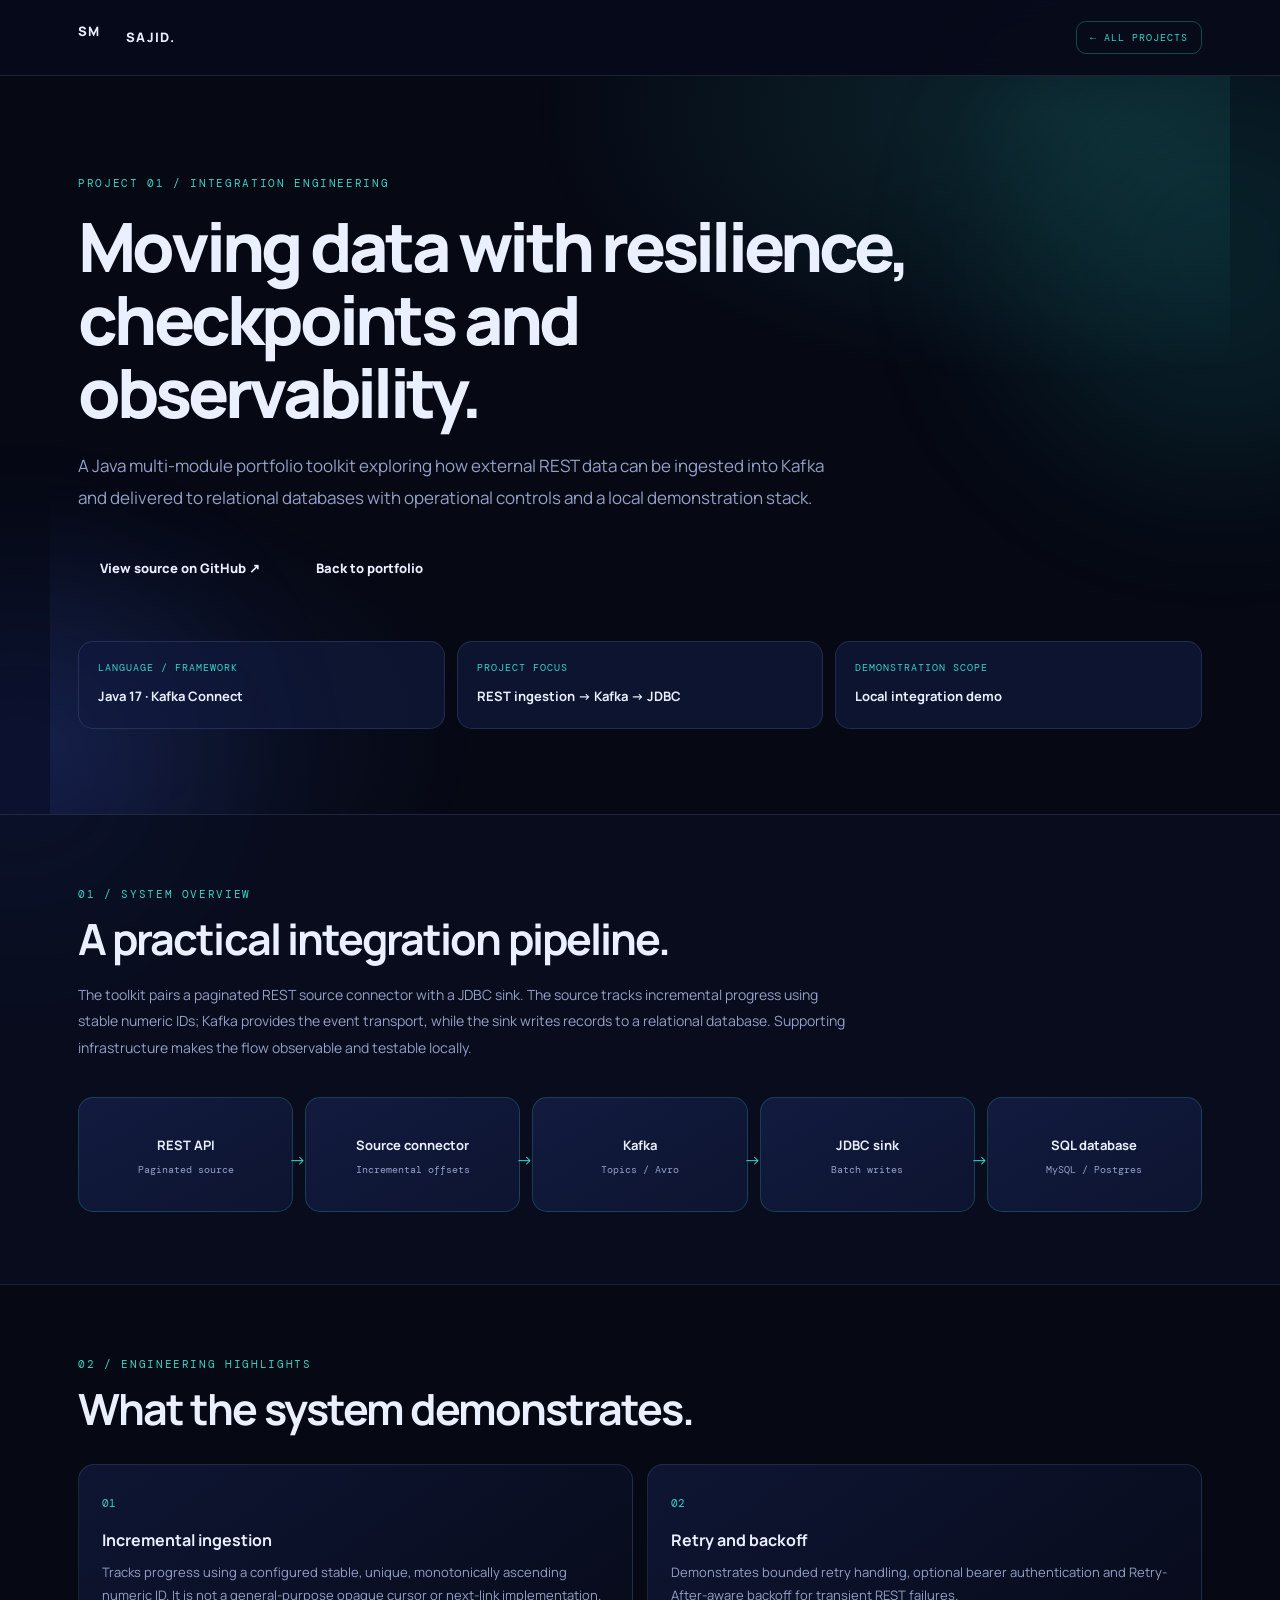
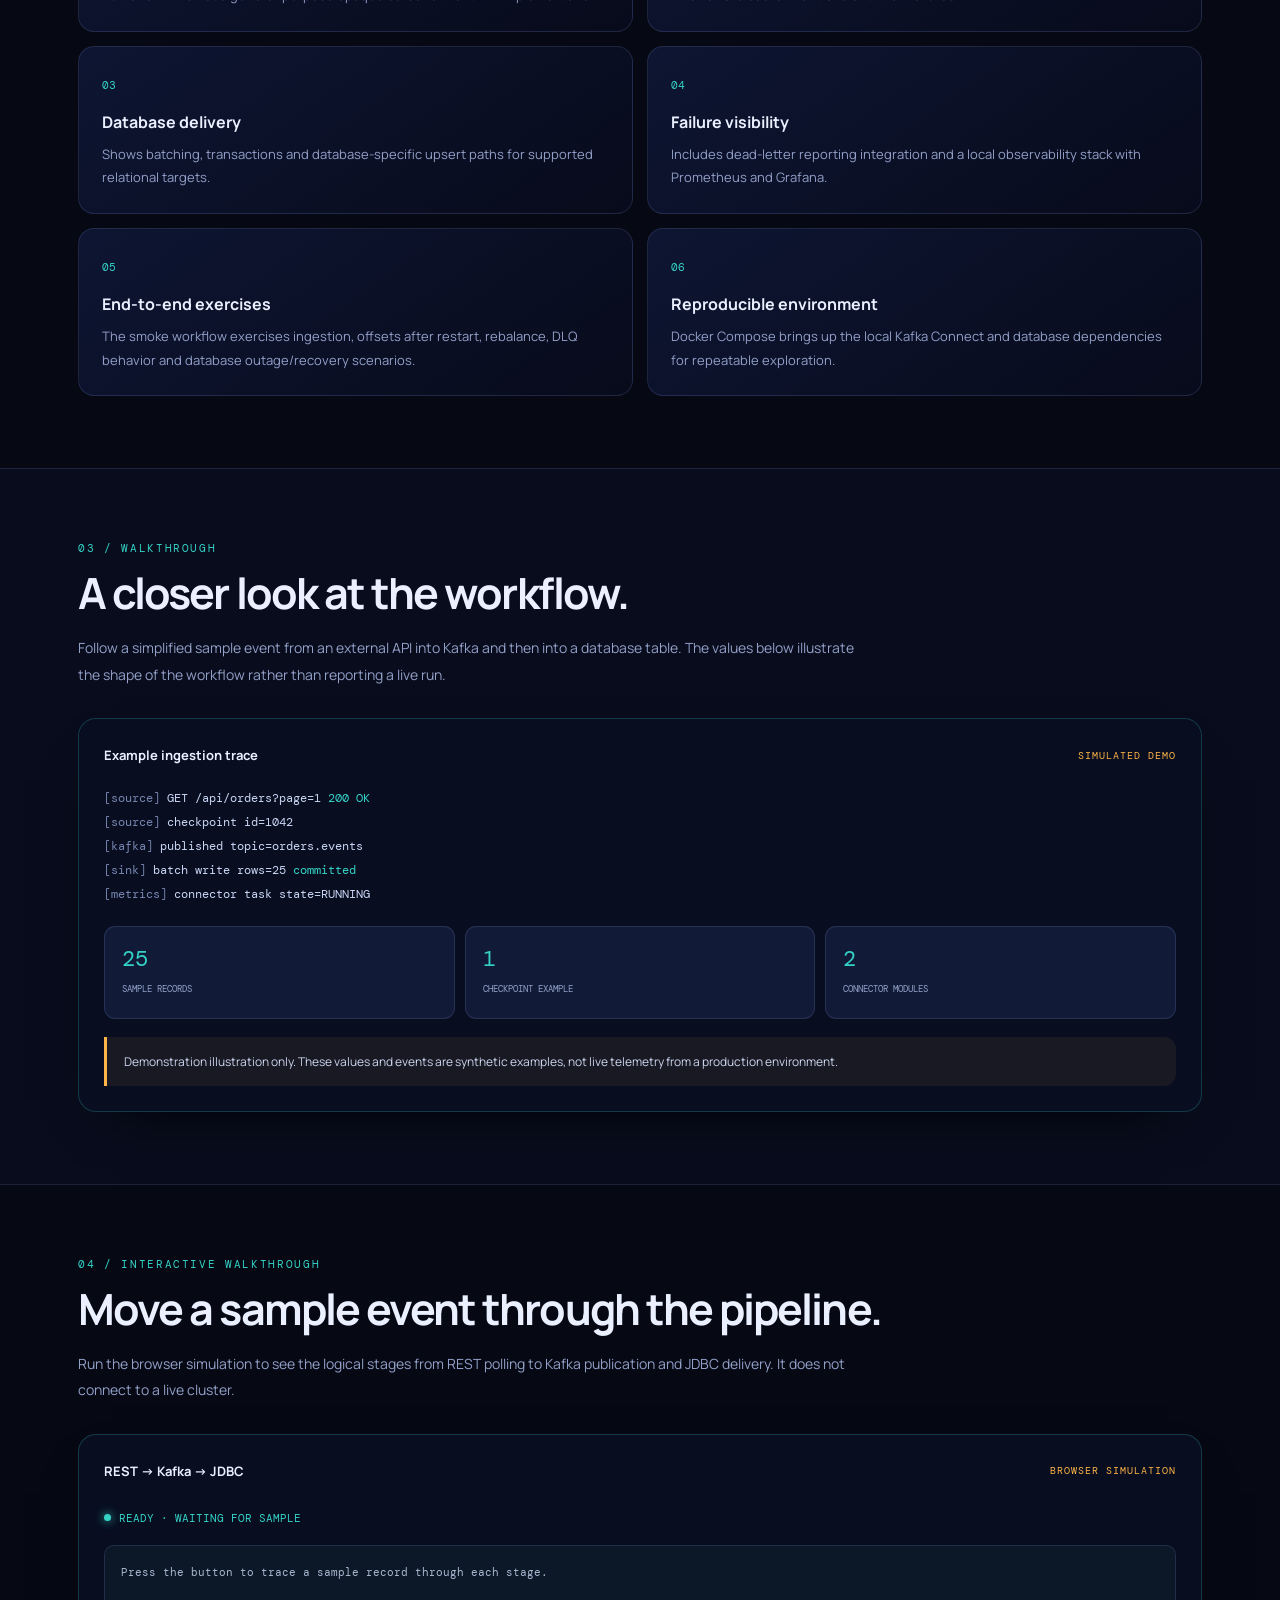
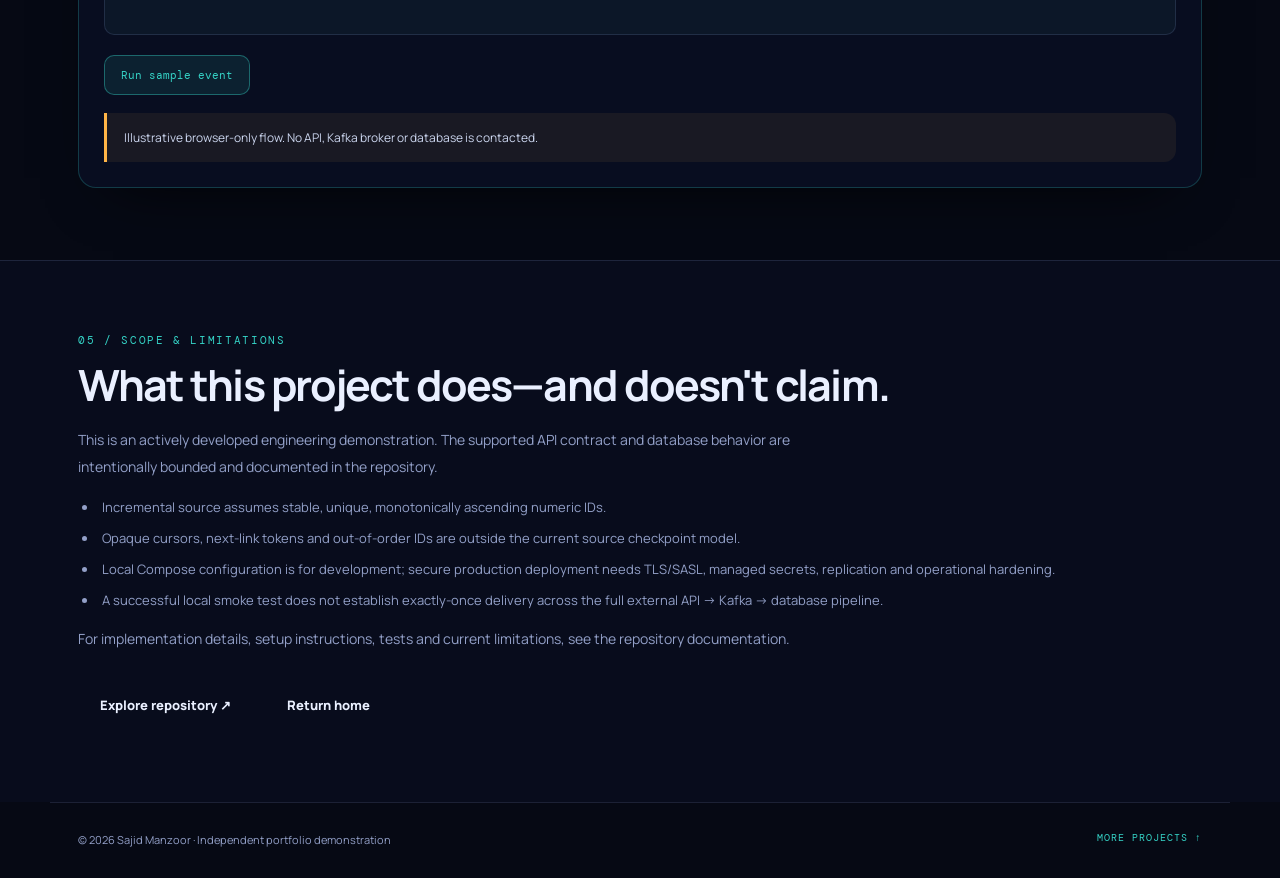
<file: projects/kafka-connect-toolkit.html>
<!doctype html>
<html lang="en"><head><meta charset="utf-8"><meta name="viewport" content="width=device-width, initial-scale=1"><meta name="theme-color" content="#0b1020"><meta name="description" content="Case study of a Java Kafka Connect REST source and JDBC sink portfolio toolkit."><title>Kafka Connect Toolkit | Sajid Manzoor</title><link rel="preconnect" href="https://fonts.googleapis.com"><link rel="preconnect" href="https://fonts.gstatic.com" crossorigin><link href="https://fonts.googleapis.com/css2?family=DM+Mono:wght@400;500&family=Manrope:wght@400;500;600;700;800&display=swap" rel="stylesheet"><link rel="stylesheet" href="../styles.css"><link rel="stylesheet" href="../project-page.css"></head>
<body class="project-page" data-demo="pipeline"><div class="ambient ambient-one"></div><div class="ambient ambient-two"></div><header class="project-nav"><a class="brand" href="../index.html"><span class="brand-mark">SM</span><span>SAJID<span class="brand-dot">.</span></span></a><a class="back-link" href="../index.html#work">← ALL PROJECTS</a></header><main>
<section class="section-wrap project-hero"><p class="project-kicker">PROJECT 01 / INTEGRATION ENGINEERING</p><h1>Moving data with resilience, checkpoints and observability.</h1><p class="lead">A Java multi-module portfolio toolkit exploring how external REST data can be ingested into Kafka and delivered to relational databases with operational controls and a local demonstration stack.</p><div class="project-actions"><a class="button button-primary" href="https://github.com/sajuu730/kafka-connect-toolkit" target="_blank" rel="noreferrer">View source on GitHub ↗</a><a class="button button-quiet" href="../index.html#work">Back to portfolio</a></div><div class="project-meta-grid"><div class="meta-tile"><small>LANGUAGE / FRAMEWORK</small><strong>Java 17 · Kafka Connect</strong></div><div class="meta-tile"><small>PROJECT FOCUS</small><strong>REST ingestion → Kafka → JDBC</strong></div><div class="meta-tile"><small>DEMONSTRATION SCOPE</small><strong>Local integration demo</strong></div></div></section>
<section class="case-section"><div class="section-wrap"><p class="eyebrow">01 / SYSTEM OVERVIEW</p><h2>A practical integration pipeline.</h2><p class="case-intro">The toolkit pairs a paginated REST source connector with a JDBC sink. The source tracks incremental progress using stable numeric IDs; Kafka provides the event transport, while the sink writes records to a relational database. Supporting infrastructure makes the flow observable and testable locally.</p><div class="architecture"><div class="arch-node"><b>REST API</b><small>Paginated source</small></div><div class="arch-node"><b>Source connector</b><small>Incremental offsets</small></div><div class="arch-node"><b>Kafka</b><small>Topics / Avro</small></div><div class="arch-node"><b>JDBC sink</b><small>Batch writes</small></div><div class="arch-node"><b>SQL database</b><small>MySQL / Postgres</small></div></div></div></section>
<section class="case-section"><div class="section-wrap"><p class="eyebrow">02 / ENGINEERING HIGHLIGHTS</p><h2>What the system demonstrates.</h2><div class="feature-grid"><article class="feature"><span class="feature-num">01</span><h3>Incremental ingestion</h3><p>Tracks progress using a configured stable, unique, monotonically ascending numeric ID. It is not a general-purpose opaque cursor or next-link implementation.</p></article><article class="feature"><span class="feature-num">02</span><h3>Retry and backoff</h3><p>Demonstrates bounded retry handling, optional bearer authentication and Retry-After-aware backoff for transient REST failures.</p></article><article class="feature"><span class="feature-num">03</span><h3>Database delivery</h3><p>Shows batching, transactions and database-specific upsert paths for supported relational targets.</p></article><article class="feature"><span class="feature-num">04</span><h3>Failure visibility</h3><p>Includes dead-letter reporting integration and a local observability stack with Prometheus and Grafana.</p></article><article class="feature"><span class="feature-num">05</span><h3>End-to-end exercises</h3><p>The smoke workflow exercises ingestion, offsets after restart, rebalance, DLQ behavior and database outage/recovery scenarios.</p></article><article class="feature"><span class="feature-num">06</span><h3>Reproducible environment</h3><p>Docker Compose brings up the local Kafka Connect and database dependencies for repeatable exploration.</p></article></div></div></section>
<section class="case-section"><div class="section-wrap"><p class="eyebrow">03 / WALKTHROUGH</p><h2>A closer look at the workflow.</h2><p class="case-intro">Follow a simplified sample event from an external API into Kafka and then into a database table. The values below illustrate the shape of the workflow rather than reporting a live run.</p><div class="demo-panel"><div class="demo-top"><strong>Example ingestion trace</strong><span class="demo-label">SIMULATED DEMO</span></div><div class="terminal"><div><span class='dim'>[source]</span> GET /api/orders?page=1 <span class='ok'>200 OK</span></div><div><span class='dim'>[source]</span> checkpoint id=1042</div><div><span class='dim'>[kafka]</span> published topic=orders.events</div><div><span class='dim'>[sink]</span> batch write rows=25 <span class='ok'>committed</span></div><div><span class='dim'>[metrics]</span> connector task state=RUNNING</div></div><div class="metric-row"><div class="metric"><b>25</b><small>SAMPLE RECORDS</small></div><div class="metric"><b>1</b><small>CHECKPOINT EXAMPLE</small></div><div class="metric"><b>2</b><small>CONNECTOR MODULES</small></div></div><div class="notice">Demonstration illustration only. These values and events are synthetic examples, not live telemetry from a production environment.</div></div></div></section>
<section class="case-section"><div class="section-wrap"><p class="eyebrow">04 / INTERACTIVE WALKTHROUGH</p><h2>Move a sample event through the pipeline.</h2><p class="case-intro">Run the browser simulation to see the logical stages from REST polling to Kafka publication and JDBC delivery. It does not connect to a live cluster.</p><div class="demo-panel"><div class="demo-top"><strong>REST → Kafka → JDBC</strong><span class="demo-label">BROWSER SIMULATION</span></div><div class="demo-state" data-demo-state>READY · WAITING FOR SAMPLE</div><div class="demo-feed" data-demo-feed><p>Press the button to trace a sample record through each stage.</p></div><div class="demo-controls"><button class="demo-button" type="button" data-demo-action>Run sample event</button></div><div class="notice">Illustrative browser-only flow. No API, Kafka broker or database is contacted.</div></div></div></section><section class="case-section"><div class="section-wrap"><p class="eyebrow">05 / SCOPE & LIMITATIONS</p><h2>What this project does—and doesn't claim.</h2><p class="case-intro">This is an actively developed engineering demonstration. The supported API contract and database behavior are intentionally bounded and documented in the repository.</p><ul class="limits-list"><li>Incremental source assumes stable, unique, monotonically ascending numeric IDs.</li><li>Opaque cursors, next-link tokens and out-of-order IDs are outside the current source checkpoint model.</li><li>Local Compose configuration is for development; secure production deployment needs TLS/SASL, managed secrets, replication and operational hardening.</li><li>A successful local smoke test does not establish exactly-once delivery across the full external API → Kafka → database pipeline.</li></ul><p class="case-intro">For implementation details, setup instructions, tests and current limitations, see the repository documentation.</p><div class="project-actions"><a class="button button-primary" href="https://github.com/sajuu730/kafka-connect-toolkit" target="_blank" rel="noreferrer">Explore repository ↗</a><a class="button button-quiet" href="../index.html">Return home</a></div></div></section>
</main><footer class="case-footer"><span>© <span id="year"></span> Sajid Manzoor · Independent portfolio demonstration</span><a href="../index.html#work">MORE PROJECTS ↑</a></footer><script>document.getElementById("year").textContent=new Date().getFullYear();</script><script src="../case-study-demos.js"></script></body></html>
</file>
<file: styles.css>
:root{--bg:#060914;--bg2:#0b1124;--card:#0d1430;--card2:#121b3f;--line:rgba(160,180,255,.14);--line2:rgba(160,180,255,.28);--text:#eaf0ff;--muted:#93a0c8;--blue:#5b83ff;--cyan:#35d3c6;--green:#3ddc97;--amber:#ffb547;--font:"Manrope","Segoe UI",sans-serif;--mono:"DM Mono",Consolas,monospace;--ease:cubic-bezier(.22,.8,.24,1)}
*{box-sizing:border-box}html{scroll-behavior:smooth;scroll-padding-top:88px}body{margin:0;background:var(--bg);color:var(--text);font:400 16px/1.7 var(--font);-webkit-font-smoothing:antialiased;overflow-x:hidden}a{color:inherit;text-decoration:none}a:focus-visible,button:focus-visible{outline:3px solid var(--amber);outline-offset:3px;border-radius:8px}.wrap{max-width:1180px;margin:auto;padding:0 28px}.scroll-progress{position:fixed;z-index:100;inset:0 0 auto;height:3px;background:linear-gradient(90deg,var(--blue),var(--cyan));transform:scaleX(0);transform-origin:left}
.site-nav{position:fixed;z-index:80;top:0;left:0;right:0;border-bottom:1px solid transparent;transition:background .3s,border-color .3s}.site-nav.scrolled{background:rgba(7,11,26,.9);border-color:var(--line);backdrop-filter:blur(14px)}.nav-inner{height:76px;display:flex;align-items:center;justify-content:space-between;gap:20px}.brand{display:flex;align-items:center;gap:12px;font-size:13px;font-weight:800;letter-spacing:.1em}.brand b{display:grid;place-items:center;width:36px;height:36px;border-radius:11px;background:linear-gradient(135deg,var(--blue),var(--cyan));color:#06101f;font:800 13px var(--font)}.nav-links{display:flex;align-items:center;gap:9px}.nav-links a{padding:9px 12px;color:var(--muted);font-size:13px;font-weight:700;transition:color .2s}.nav-links a:hover,.nav-links a.active{color:var(--text)}.nav-links .nav-cta{color:var(--cyan);border:1px solid rgba(53,211,198,.35);border-radius:11px;margin-left:8px}.menu-toggle{display:none}
.hero{position:relative;isolation:isolate;overflow:hidden;padding:150px 0 100px;min-height:720px}.hero:before{content:"";position:absolute;z-index:-2;inset:0;background:radial-gradient(900px 520px at 80% 6%,rgba(53,211,198,.2),transparent 65%),radial-gradient(700px 480px at 6% 80%,rgba(91,131,255,.16),transparent 65%)}.hero:after{content:"";position:absolute;z-index:-1;inset:0;background-image:linear-gradient(var(--line) 1px,transparent 1px),linear-gradient(90deg,var(--line) 1px,transparent 1px);background-size:64px 64px;opacity:.3;mask:radial-gradient(ellipse 70% 70% at 70% 35%,#000 20%,transparent 75%)}.aurora{position:absolute;z-index:-1;border-radius:50%;filter:blur(75px);pointer-events:none}.aurora-one{width:420px;height:420px;left:-150px;top:360px;background:#2f4bd8;opacity:.28;animation:drift-one 18s ease-in-out infinite alternate}.aurora-two{width:440px;height:440px;right:-70px;top:-80px;background:#1aa5a0;opacity:.25;animation:drift-two 22s ease-in-out infinite alternate}@keyframes drift-one{to{transform:translate(120px,-60px) scale(1.15)}}@keyframes drift-two{to{transform:translate(-130px,90px) scale(1.2)}}.hero-grid{display:grid;grid-template-columns:1.05fr .95fr;gap:58px;align-items:center}.availability{display:inline-flex;align-items:center;gap:10px;padding:8px 15px;border:1px solid var(--line2);border-radius:999px;background:rgba(255,255,255,.03);color:var(--muted);font-size:12px;font-weight:700;letter-spacing:.04em;margin-bottom:24px}.availability i,.visual-foot i{width:8px;height:8px;border-radius:50%;background:var(--green);box-shadow:0 0 0 5px rgba(61,220,151,.1)}h1{font-size:clamp(42px,5.4vw,68px);font-weight:800;line-height:1.06;letter-spacing:-.055em;margin:0 0 25px}.accent{color:var(--cyan)}.hero-lead{max-width:580px;color:var(--muted);font-size:17px;line-height:1.85;margin:0 0 30px}.hero-actions{display:flex;gap:12px;flex-wrap:wrap}.button{display:inline-flex;align-items:center;justify-content:center;gap:16px;padding:13px 21px;border:1px solid transparent;border-radius:12px;font-size:13px;font-weight:800;transition:transform .25s var(--ease),background .25s,border-color .25s}.button:hover{transform:translateY(-3px)}.button.primary{background:var(--blue);color:white}.button.primary:hover{background:#6f92ff}.button.secondary{border-color:var(--line2);color:var(--text);background:rgba(255,255,255,.025)}.button.secondary:hover{background:rgba(255,255,255,.07)}.hero-meta{display:flex;align-items:center;gap:14px;margin-top:42px;color:#8290b6;font:10px var(--mono);letter-spacing:.1em}.hero-meta i{width:36px;height:1px;background:var(--line2)}
.hero-visual{position:relative;padding:24px;border:1px solid transparent;border-radius:26px;background:linear-gradient(180deg,var(--card2),var(--card)) padding-box,linear-gradient(140deg,rgba(130,160,255,.7),rgba(53,211,198,.3) 40%,rgba(160,180,255,.1)) border-box;box-shadow:0 40px 80px -40px rgba(0,0,0,.8);min-height:430px}.visual-head,.visual-foot{display:flex;justify-content:space-between;align-items:center;gap:12px;color:var(--muted);font:10px var(--mono);letter-spacing:.1em}.visual-head b{color:var(--amber);font-size:9px;border:1px solid rgba(255,181,71,.35);border-radius:99px;padding:5px 9px}.architecture-flow{padding:22px 0 16px}.flow-node{padding:14px 16px;border:1px solid var(--line);border-radius:13px;background:rgba(255,255,255,.018);display:grid;gap:3px}.flow-node small{font:10px var(--mono);color:var(--cyan);letter-spacing:.1em}.flow-node b{font-size:16px}.flow-node span{font-size:12px;color:var(--muted)}.flow-node.active{border-color:rgba(53,211,198,.55);background:rgba(53,211,198,.09);box-shadow:0 0 28px rgba(53,211,198,.08)}.flow-connector{text-align:center;color:var(--cyan);font:18px var(--mono);height:26px}.flow-split{display:grid;grid-template-columns:1fr 1fr;gap:10px}.flow-split .flow-node{padding:12px}.flow-split .flow-node b{font-size:14px}.visual-foot{border-top:1px solid var(--line);padding-top:15px}.visual-foot span{display:flex;align-items:center;gap:9px}.visual-foot b{color:var(--text);font:10px var(--mono)}.float-chip{position:absolute;padding:7px 11px;border:1px solid var(--line2);border-radius:9px;background:#111a36;color:var(--cyan);font:10px var(--mono);box-shadow:0 12px 28px #0005}.chip-java{top:-14px;right:28px}.chip-kafka{bottom:36px;left:-20px}.scroll-cue{position:absolute;bottom:22px;left:max(28px,calc((100% - 1124px)/2));display:flex;align-items:center;gap:13px;color:#8290b6;font:10px var(--mono);letter-spacing:.12em}.scroll-cue span{color:var(--cyan);font-size:17px}
.stats-band{background:var(--bg2);border-block:1px solid var(--line)}.stats-grid{display:grid;grid-template-columns:repeat(4,1fr);gap:20px;padding-top:29px;padding-bottom:29px}.stats-grid>div{display:grid;gap:4px}.stats-grid strong{font-size:31px;line-height:1.2;letter-spacing:-.04em;background:linear-gradient(180deg,#fff,#9fb4ff);-webkit-background-clip:text;background-clip:text;color:transparent}.stats-grid span{font-size:11px;color:var(--muted);max-width:190px}
.section{padding-top:94px;padding-bottom:100px;position:relative}.section-alt{background:var(--bg2);border-block:1px solid var(--line)}.kicker{font:11px var(--mono);letter-spacing:.15em;color:var(--cyan);margin:0 0 14px}.section-heading h2{font-size:clamp(31px,4vw,47px);line-height:1.12;letter-spacing:-.045em;margin:0;font-weight:800}.muted{color:#91a0c5}.section-intro{max-width:650px;color:var(--muted);font-size:15px;margin:18px 0 0}.about-grid{display:grid;grid-template-columns:1fr 1fr;gap:80px;margin-top:45px}.about-lead{font-size:20px;line-height:1.65;font-weight:700;letter-spacing:-.02em;margin:0;max-width:480px}.about-copy{color:var(--muted);font-size:14px;line-height:1.9;max-width:520px}.inline-link{display:inline-block;margin-top:8px;color:var(--cyan);font-weight:800;font-size:13px}
.timeline{margin-top:45px;max-width:980px;display:grid;gap:18px}.timeline-item{display:grid;grid-template-columns:190px 1fr;gap:25px;align-items:start}.timeline-date{padding-top:25px;color:var(--cyan);font:11px var(--mono);letter-spacing:.08em}.timeline-card{border:1px solid var(--line);border-radius:18px;padding:25px 28px;background:linear-gradient(145deg,rgba(18,27,63,.85),rgba(8,12,30,.85))}.timeline-title{display:flex;justify-content:space-between;gap:15px}.timeline-title h3{font-size:20px;margin:0 0 4px}.timeline-title p{color:var(--cyan);font-size:13px;margin:0}.role-index{color:#7181a8;font:12px var(--mono)}.timeline-card ul{margin:20px 0 0;padding-left:19px;color:var(--muted);font-size:13px;line-height:1.9}.timeline-card li{padding-left:4px;margin:5px 0}
.heading-row{display:flex;align-items:end;justify-content:space-between;gap:24px;margin-bottom:42px}.section-count{font:11px var(--mono);color:var(--muted);letter-spacing:.12em;padding-bottom:5px}.project-grid{display:grid;grid-template-columns:repeat(3,minmax(0,1fr));gap:17px}.project-card{position:relative;isolation:isolate;overflow:hidden;display:flex;flex-direction:column;padding:25px;border:1px solid var(--line);border-radius:21px;background:linear-gradient(180deg,rgba(18,27,63,.8),rgba(8,12,30,.9));min-width:0;transition:transform .35s var(--ease),border-color .3s,box-shadow .3s}.project-card:before{content:"";position:absolute;z-index:-1;width:350px;height:350px;left:var(--mx,50%);top:var(--my,50%);transform:translate(-50%,-50%);background:radial-gradient(circle,rgba(91,131,255,.17),transparent 65%);opacity:0;transition:opacity .3s;pointer-events:none}.project-card:hover{transform:translateY(-6px);border-color:var(--line2);box-shadow:0 22px 50px #0004}.project-card:hover:before{opacity:1}.project-top{display:flex;justify-content:space-between;gap:10px;color:var(--cyan);font:9px var(--mono);letter-spacing:.09em}.project-top span:last-child{color:#8290b6;text-align:right}.project-icon{display:grid;place-items:center;width:48px;height:48px;border:1px solid var(--line2);border-radius:15px;margin:25px 0 16px;color:var(--cyan);font-size:25px;background:linear-gradient(135deg,rgba(91,131,255,.2),rgba(53,211,198,.13))}.project-card h3{font-size:21px;line-height:1.3;margin:0 0 11px;letter-spacing:-.025em}.project-card>p{font-size:13px;line-height:1.8;color:var(--muted);margin:0 0 18px}.tags{display:flex;flex-wrap:wrap;gap:6px;margin-bottom:22px}.tags span{padding:5px 8px;border:1px solid var(--line);border-radius:7px;color:#b5c2df;font:9px var(--mono)}.project-links{display:flex;gap:18px;flex-wrap:wrap;margin-top:auto;padding-top:17px;border-top:1px solid var(--line)}.project-links a{font-size:11px;font-weight:800;color:var(--cyan)}.project-status{margin-top:15px;color:#8290b6;font:9px var(--mono);letter-spacing:.05em;line-height:1.5}.disclaimer,.footnote{font-size:11px;color:#8290b6;margin:22px 0 0}
.evidence-grid{display:grid;grid-template-columns:repeat(3,1fr);gap:13px;margin-top:32px}.evidence-card{display:flex;flex-direction:column;gap:12px;padding:22px;border:1px solid var(--line);border-radius:16px;background:rgba(18,27,63,.55);transition:transform .25s,border-color .25s}.evidence-card:hover{transform:translateY(-4px);border-color:var(--line2)}.evidence-card small{font:10px var(--mono);letter-spacing:.1em;color:var(--cyan)}.evidence-card b{font-size:15px}.evidence-card span{font-size:12px;line-height:1.7;color:var(--muted)}
.skills-grid{display:grid;grid-template-columns:1fr 1fr;gap:13px;margin-top:38px}.skill-card{padding:23px 25px;border:1px solid var(--line);border-radius:16px;background:linear-gradient(145deg,rgba(18,27,63,.7),rgba(8,12,30,.6))}.skill-card small{font:10px var(--mono);letter-spacing:.1em;color:var(--cyan)}.skill-card h3{font-size:17px;margin:12px 0 5px}.skill-card p{font-size:13px;color:var(--muted);margin:0}
.contact-section{padding:75px 0 85px;background:linear-gradient(135deg,#0f1a4d,#0a1030 60%,#0b1f2e);border-block:1px solid var(--line);position:relative;overflow:hidden}.contact-panel{position:relative}.contact-section:after{content:"";position:absolute;right:-110px;top:-240px;width:520px;height:520px;border:1px solid rgba(53,211,198,.17);border-radius:50%;box-shadow:0 0 0 55px rgba(53,211,198,.025),0 0 0 110px rgba(53,211,198,.02)}.contact-panel h2{font-size:clamp(34px,4.8vw,54px);line-height:1.12;letter-spacing:-.05em;margin:0 0 16px}.contact-panel h2 span{color:#fff}.contact-panel>p:not(.kicker){max-width:550px;color:var(--muted);font-size:15px;margin:0 0 26px}.contact-details{display:flex;gap:24px;flex-wrap:wrap;margin-top:38px;color:#8795bb;font:10px var(--mono)}.contact-details a{display:block;margin-top:6px;color:#d5def7;font:12px var(--font)}
.site-footer{border-top:1px solid var(--line);padding:24px 0;color:#8290b6;font-size:11px}.site-footer .wrap{display:flex;justify-content:space-between;align-items:center;gap:15px;flex-wrap:wrap}.site-footer .brand{color:var(--text);font-size:11px}.site-footer .brand b{width:29px;height:29px;border-radius:9px;font-size:11px}.site-footer>a:last-child{color:var(--cyan);font:10px var(--mono);letter-spacing:.1em}
.reveal{opacity:0;transform:translateY(25px);transition:opacity .7s ease,transform .8s var(--ease)}.reveal.visible{opacity:1;transform:none}
@media(max-width:980px){.hero-grid{grid-template-columns:1fr;gap:48px}.hero{padding-top:125px}.hero-visual{max-width:650px;width:100%;margin:0 auto}.project-grid{grid-template-columns:repeat(2,minmax(0,1fr))}.project-card:last-child{grid-column:1/-1}.timeline-item{grid-template-columns:155px 1fr}.stats-grid{grid-template-columns:repeat(2,1fr)}}
@media(max-width:700px){.wrap{padding:0 21px}.nav-inner{height:68px}.menu-toggle{display:flex;width:40px;height:40px;flex-direction:column;justify-content:center;gap:6px;background:transparent;border:1px solid var(--line2);border-radius:10px}.menu-toggle span{height:1px;width:17px;background:var(--text);margin:auto}.nav-links{display:none;position:absolute;top:68px;left:0;right:0;padding:16px 21px 22px;background:rgba(7,11,26,.97);border-bottom:1px solid var(--line);flex-direction:column;align-items:stretch;gap:4px}.nav-links.open{display:flex}.nav-links a{padding:11px 9px}.nav-links .nav-cta{margin:6px 0 0;text-align:center}.hero{padding:105px 0 75px;min-height:auto}.hero-grid{gap:45px}.hero-lead{font-size:15px}.hero-meta{font-size:8px;flex-wrap:wrap}.hero-visual{padding:20px;min-height:400px}.chip-kafka{left:-5px}.scroll-cue{display:none}.stats-grid{gap:18px}.stats-grid strong{font-size:27px}.section{padding-top:72px;padding-bottom:76px}.about-grid{grid-template-columns:1fr;gap:18px;margin-top:30px}.about-lead{font-size:18px}.timeline{margin-top:30px;gap:22px}.timeline-item{grid-template-columns:1fr;gap:8px}.timeline-date{padding-top:0}.timeline-card{padding:21px 19px}.heading-row{align-items:flex-start;flex-direction:column;margin-bottom:30px}.project-grid{grid-template-columns:1fr}.project-card:last-child{grid-column:auto}.evidence-grid,.skills-grid{grid-template-columns:1fr}.contact-section{padding:65px 0}.contact-details{flex-direction:column;gap:15px}.site-footer .wrap{align-items:flex-start;flex-direction:column}}
@media(prefers-reduced-motion:reduce){*,*:before,*:after{animation:none!important;transition:none!important;scroll-behavior:auto!important}.reveal{opacity:1;transform:none}}
</file>
<file: project-page.css>
.project-page{min-height:100vh;background:var(--bg);color:var(--text)}.project-page .ambient{position:fixed;z-index:-1;display:block;pointer-events:none;border-radius:50%;filter:blur(85px);opacity:.15}.project-page .ambient-one{width:420px;height:420px;top:5%;right:-150px;background:#1aa5a0}.project-page .ambient-two{width:360px;height:360px;top:65%;left:-160px;background:#2f4bd8}
.project-nav{position:sticky;top:0;z-index:80;max-width:none;margin:0;padding:0 max(28px,calc((100% - 1124px)/2));height:76px;display:flex;align-items:center;justify-content:space-between;gap:15px;border-bottom:1px solid var(--line);background:rgba(7,11,26,.9);backdrop-filter:blur(14px)}.project-nav .brand{color:var(--text)}.project-nav .back-link{font:10px var(--mono);letter-spacing:.1em;color:var(--cyan);border:1px solid rgba(53,211,198,.3);border-radius:10px;padding:9px 13px}
.project-hero{position:relative;padding-top:100px;padding-bottom:85px;isolation:isolate}.project-hero:before{content:"";position:absolute;z-index:-1;inset:0;background:radial-gradient(800px 420px at 85% 5%,rgba(53,211,198,.14),transparent 65%),radial-gradient(650px 400px at 0 90%,rgba(91,131,255,.12),transparent 65%)}.project-hero h1{font-size:clamp(42px,5.7vw,68px);max-width:900px;line-height:1.07;letter-spacing:-.055em;margin:0 0 22px}.project-hero .lead{max-width:760px;color:var(--muted);font-size:17px;line-height:1.85;margin:0}.project-kicker{font:11px var(--mono);letter-spacing:.15em;color:var(--cyan);margin:0 0 20px}.project-actions{display:flex;gap:12px;flex-wrap:wrap;margin-top:30px}.project-meta-grid{display:grid;grid-template-columns:repeat(3,1fr);gap:12px;margin-top:48px}.meta-tile{padding:19px;border:1px solid var(--line);background:rgba(18,27,63,.65);border-radius:15px}.meta-tile small{display:block;color:var(--cyan);font:10px var(--mono);letter-spacing:.1em;margin-bottom:8px}.meta-tile strong{font-size:13px;color:var(--text)}
.case-section{padding:72px 0;border-top:1px solid var(--line);position:relative}.case-section:nth-of-type(even){background:rgba(11,17,36,.56)}.case-section h2{font-size:clamp(29px,4vw,43px);letter-spacing:-.045em;line-height:1.12;margin:0 0 18px}.case-intro{max-width:780px;color:var(--muted);font-size:14px;line-height:1.9;margin:0}.architecture{display:grid;grid-template-columns:repeat(5,1fr);gap:12px;align-items:center;margin-top:36px}.arch-node{position:relative;min-height:115px;padding:17px 12px;background:linear-gradient(150deg,var(--card2),var(--card));border:1px solid rgba(53,211,198,.22);border-radius:15px;display:flex;flex-direction:column;justify-content:center;text-align:center;animation:arch-pulse 4.5s ease-in-out infinite}.arch-node:nth-child(2){animation-delay:.5s}.arch-node:nth-child(3){animation-delay:1s}.arch-node:nth-child(4){animation-delay:1.5s}.arch-node:nth-child(5){animation-delay:2s}@keyframes arch-pulse{0%,100%{border-color:rgba(53,211,198,.18);box-shadow:0 0 0 transparent}50%{border-color:rgba(53,211,198,.5);box-shadow:0 0 24px rgba(53,211,198,.07)}}.arch-node:not(:last-child):after{content:"→";position:absolute;right:-14px;top:42%;color:var(--cyan);z-index:2;font-size:17px}.arch-node b{font-size:13px}.arch-node small{font:10px var(--mono);color:var(--muted);margin-top:7px}
.feature-grid{display:grid;grid-template-columns:repeat(2,1fr);gap:14px;margin-top:30px}.feature{padding:23px;border:1px solid var(--line);border-radius:16px;background:linear-gradient(145deg,rgba(18,27,63,.72),rgba(8,12,30,.72))}.feature .feature-num{font:11px var(--mono);color:var(--cyan)}.feature h3{font-size:16px;margin:12px 0 7px}.feature p{font-size:13px;color:var(--muted);line-height:1.8;margin:0}
.demo-panel{margin-top:30px;padding:25px;background:#080d20;border:1px solid rgba(53,211,198,.23);border-radius:18px;overflow:hidden;box-shadow:0 25px 60px -35px #000}.demo-top{display:flex;justify-content:space-between;gap:10px;align-items:center;margin-bottom:20px}.demo-top strong{font-size:13px}.demo-label{font:10px var(--mono);color:var(--amber);letter-spacing:.1em}.terminal{font:12px/2 var(--mono);color:#c9d6f4;white-space:normal}.terminal .ok{color:var(--cyan)}.terminal .dim{color:#7787b1}.metric-row{display:grid;grid-template-columns:repeat(3,1fr);gap:10px;margin-top:20px}.metric{padding:17px;background:#111b38;border:1px solid var(--line);border-radius:11px}.metric b{display:block;font:22px var(--mono);color:var(--cyan)}.metric small{font:9px var(--mono);color:var(--muted)}.notice{margin-top:18px;padding:14px 17px;border-left:3px solid var(--amber);background:rgba(255,181,71,.07);border-radius:0 12px 12px 0;color:#cbd5ee;font-size:12px;line-height:1.75}
.limits-list{padding-left:20px;color:var(--muted);font-size:13px;line-height:2}.limits-list li{padding-left:4px;margin:5px 0}.case-footer{padding:28px;max-width:1180px;margin:auto;border-top:1px solid var(--line);display:flex;justify-content:space-between;gap:15px;color:var(--muted);font-size:11px}.case-footer a{color:var(--cyan);font:10px var(--mono);letter-spacing:.1em}
.demo-controls{display:flex;gap:10px;flex-wrap:wrap;margin-top:20px}.demo-button{border:1px solid rgba(53,211,198,.4);background:rgba(53,211,198,.1);color:var(--cyan);padding:12px 16px;border-radius:10px;font:11px var(--mono);cursor:pointer;transition:background .2s,transform .2s}.demo-button:hover{background:rgba(53,211,198,.2);transform:translateY(-2px)}.demo-button:focus-visible{outline:2px solid var(--cyan);outline-offset:3px}.demo-feed{margin-top:16px;min-height:90px;padding:16px;background:#0c1728;border:1px solid var(--line);border-radius:10px;font:11px/1.9 var(--mono);color:#a9b9d0}.demo-feed p{margin:0}.demo-state{display:inline-flex;align-items:center;gap:8px;font:11px var(--mono);color:var(--cyan)}.demo-state:before{content:"";width:7px;height:7px;background:currentColor;border-radius:50%;box-shadow:0 0 10px currentColor}.demo-state.is-alert{color:var(--amber)}.demo-state.is-good{color:var(--cyan)}.screenshot-grid{display:grid;grid-template-columns:repeat(2,1fr);gap:16px;margin-top:28px}.screenshot-card{margin:0;padding:11px;background:var(--card);border:1px solid var(--line);border-radius:14px}.screenshot-card:first-child{grid-column:1/-1}.screenshot-card img{display:block;width:100%;height:auto;max-height:560px;object-fit:contain;background:#080d17;border-radius:8px}.screenshot-card figcaption{font-size:11px;color:var(--muted);padding:11px 4px 2px}.proof-links{display:flex;gap:16px;flex-wrap:wrap;margin-top:18px}.proof-links a{color:var(--cyan);font-size:12px;font-weight:700}
@media(max-width:800px){.project-meta-grid{grid-template-columns:1fr}.architecture{grid-template-columns:1fr;gap:9px}.arch-node{min-height:75px}.arch-node:not(:last-child):after{content:"↓";right:50%;top:auto;bottom:-19px}.feature-grid{grid-template-columns:1fr}.metric-row{grid-template-columns:1fr}.case-section{padding:55px 0}.case-footer{flex-direction:column}.project-hero{padding-top:70px}.screenshot-grid{grid-template-columns:1fr}.screenshot-card:first-child{grid-column:auto}}
@media(prefers-reduced-motion:reduce){.arch-node{animation:none}}

.project-page .section-wrap{max-width:1180px;margin:0 auto;padding-left:28px;padding-right:28px}.project-page .eyebrow{font:11px var(--mono);letter-spacing:.15em;color:var(--cyan);margin:0 0 14px}.project-page .project-nav .brand{font-size:13px}.project-page .project-nav .brand-mark{width:36px;height:36px}.project-page .project-hero .button{font-size:13px}.project-page .case-section .project-actions{margin-top:28px}
@media(max-width:700px){.project-page .section-wrap{padding-left:21px;padding-right:21px}}
</file>
